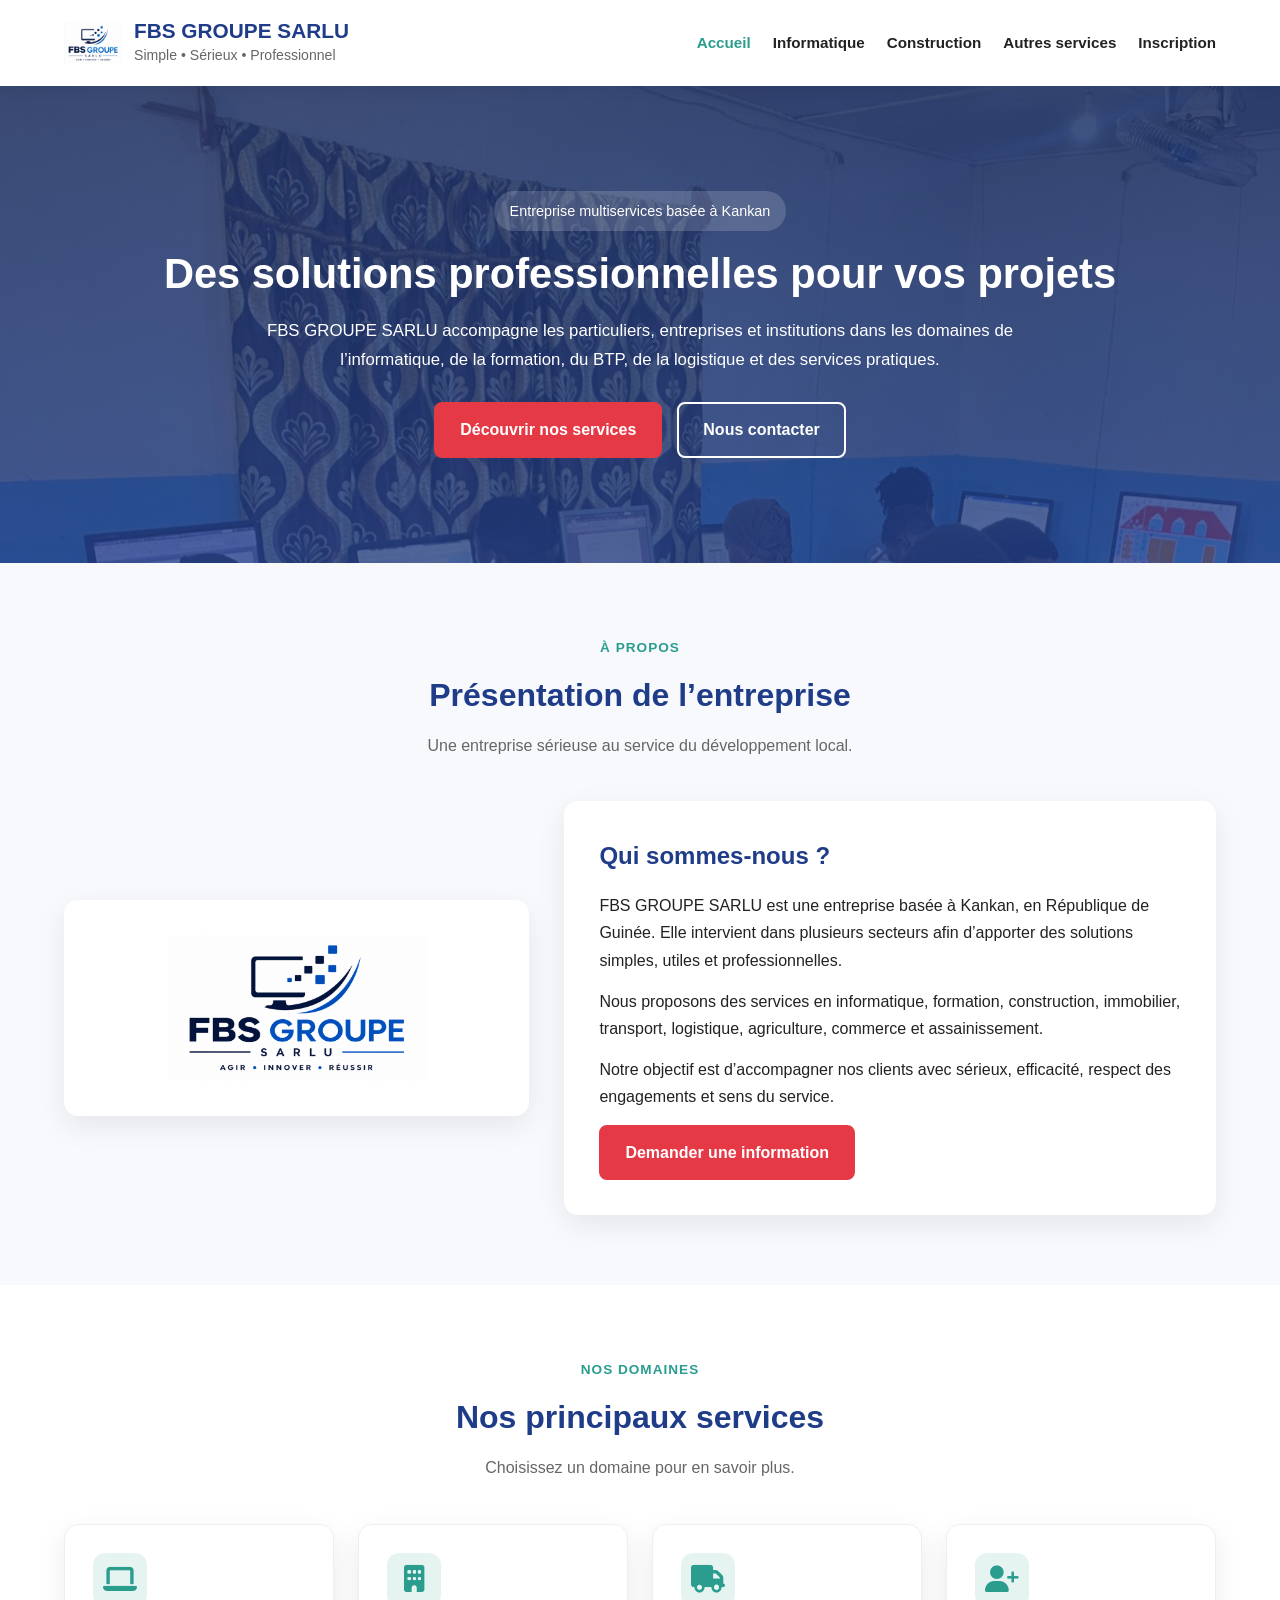
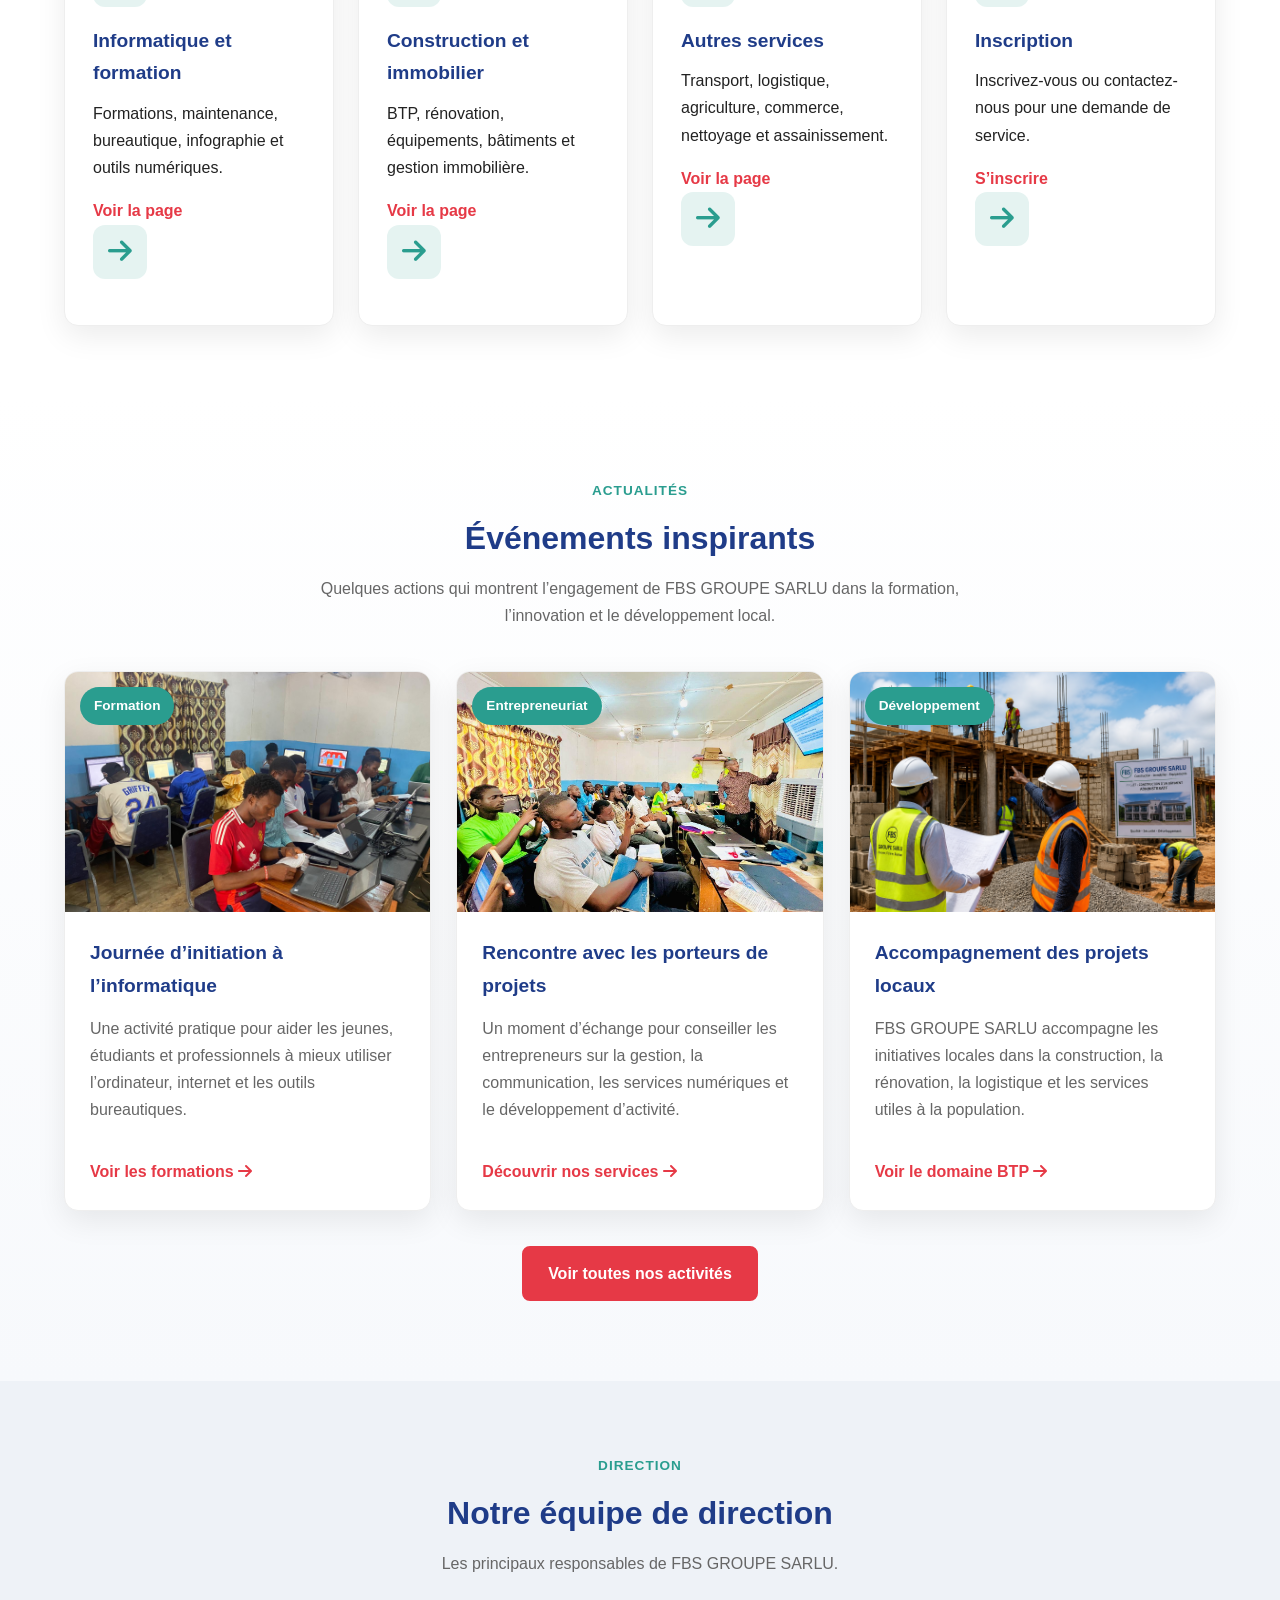
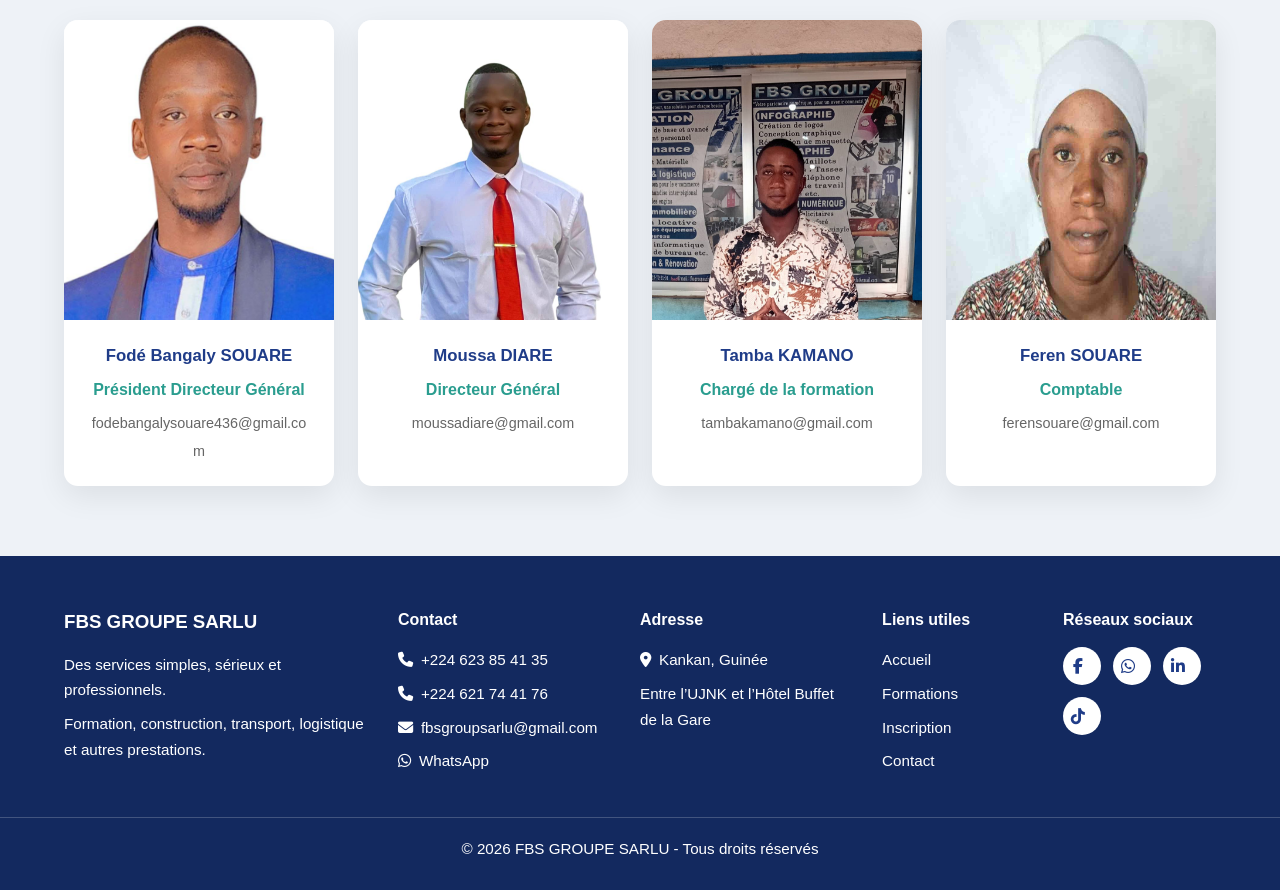
<file: index.html>
<!DOCTYPE html>
<html lang="fr">
<head>
  <meta charset="UTF-8">
  <meta name="viewport" content="width=device-width, initial-scale=1.0">
  <title>FBS GROUPE SARLU - Accueil</title>
  <meta name="description" content="FBS GROUPE SARLU, entreprise polyvalente basée à Kankan en Guinée : informatique, formation, construction, transport, logistique, agriculture et services.">

  <link rel="stylesheet" href="style.css">
  <link rel="stylesheet" href="https://cdnjs.cloudflare.com/ajax/libs/font-awesome/6.4.0/css/all.min.css">
</head>

<body>

  <header class="entete">
    <div class="conteneur contenu-entete">

      <a href="index.html" class="logo">
        <img src="IMAGES/Logo.png" alt="Logo FBS GROUPE SARLU">
        <div class="texte-logo">
          <h1>FBS GROUPE SARLU</h1>
          <p>Simple • Sérieux • Professionnel</p>
        </div>
      </a>

      <button class="bouton-menu" id="boutonMenu" aria-label="Ouvrir le menu">
        <i class="fas fa-bars"></i>
      </button>

      <nav class="navigation">
        <ul id="menu">
          <li><a class="actif" href="index.html">Accueil</a></li>
          <li><a href="informatique.html">Informatique</a></li>
          <li><a href="construction.html">Construction</a></li>
          <li><a href="services.html">Autres services</a></li>
          <li><a href="inscription.html">Inscription</a></li>
        </ul>
      </nav>

    </div>
  </header>

  <main>

    <section class="banniere accueil">
      <div class="conteneur">
        <span class="badge">Entreprise multiservices basée à Kankan</span>
        <h2>Des solutions professionnelles pour vos projets</h2>
        <p>
          FBS GROUPE SARLU accompagne les particuliers, entreprises et institutions
          dans les domaines de l’informatique, de la formation, du BTP, de la logistique
          et des services pratiques.
        </p>
        <div class="actions">
          <a href="#domaines" class="bouton">Découvrir nos services</a>
          <a href="inscription.html" class="bouton bouton-secondaire">Nous contacter</a>
        </div>
      </div>
    </section>

    <section class="presentation-entreprise">
      <div class="conteneur">

        <div class="titre-section">
          <span>À propos</span>
          <h2>Présentation de l’entreprise</h2>
          <p>Une entreprise sérieuse au service du développement local.</p>
        </div>

        <div class="presentation-bloc">
          <div class="presentation-logo">
            <img src="IMAGES/Logo2.png" alt="Logo FBS GROUPE SARLU">
          </div>

          <div class="presentation-texte">
            <h3>Qui sommes-nous ?</h3>
            <p>
              FBS GROUPE SARLU est une entreprise basée à Kankan, en République de Guinée.
              Elle intervient dans plusieurs secteurs afin d’apporter des solutions simples,
              utiles et professionnelles.
            </p>
            <p>
              Nous proposons des services en informatique, formation, construction,
              immobilier, transport, logistique, agriculture, commerce et assainissement.
            </p>
            <p>
              Notre objectif est d’accompagner nos clients avec sérieux, efficacité,
              respect des engagements et sens du service.
            </p>

            <a href="inscription.html" class="bouton">Demander une information</a>
          </div>
        </div>

      </div>
    </section>

    <section id="domaines" class="section-claire">
      <div class="conteneur">
        <div class="titre-section">
          <span>Nos domaines</span>
          <h2>Nos principaux services</h2>
          <p>Choisissez un domaine pour en savoir plus.</p>
        </div>

        <div class="grille-4">

          <article class="carte">
            <i class="fas fa-laptop"></i>
            <h3>Informatique et formation</h3>
            <p>Formations, maintenance, bureautique, infographie et outils numériques.</p>
            <a href="informatique.html" class="lien-carte">Voir la page <i class="fas fa-arrow-right"></i></a>
          </article>

          <article class="carte">
            <i class="fas fa-building"></i>
            <h3>Construction et immobilier</h3>
            <p>BTP, rénovation, équipements, bâtiments et gestion immobilière.</p>
            <a href="construction.html" class="lien-carte">Voir la page <i class="fas fa-arrow-right"></i></a>
          </article>

          <article class="carte">
            <i class="fas fa-truck"></i>
            <h3>Autres services</h3>
            <p>Transport, logistique, agriculture, commerce, nettoyage et assainissement.</p>
            <a href="services.html" class="lien-carte">Voir la page <i class="fas fa-arrow-right"></i></a>
          </article>

          <article class="carte">
            <i class="fas fa-user-plus"></i>
            <h3>Inscription</h3>
            <p>Inscrivez-vous ou contactez-nous pour une demande de service.</p>
            <a href="inscription.html" class="lien-carte">S’inscrire <i class="fas fa-arrow-right"></i></a>
          </article>

        </div>
      </div>
    </section>

<!-- ================= ACTUALITÉS ET ÉVÉNEMENTS ================= -->
<section class="evenements">
  <div class="conteneur">

    <div class="titre-section">
      <span>Actualités</span>
      <h2>Événements inspirants</h2>
      <p>
        Quelques actions qui montrent l’engagement de FBS GROUPE SARLU
        dans la formation, l’innovation et le développement local.
      </p>
    </div>

    <div class="grille-evenements">

      <article class="evenement">
        <div class="image-evenement">
          <img src="IMAGES/evenement_formation.png" alt="Formation informatique">
          <span class="etiquette-evenement">Formation</span>
        </div>

        <div class="contenu-evenement">
          <h3>Journée d’initiation à l’informatique</h3>
          <p>
            Une activité pratique pour aider les jeunes, étudiants et professionnels
            à mieux utiliser l’ordinateur, internet et les outils bureautiques.
          </p>

          <a href="informatique.html" class="lien-carte">
            Voir les formations <i class="fas fa-arrow-right"></i>
          </a>
        </div>
      </article>

      <article class="evenement">
        <div class="image-evenement">
          <img src="IMAGES/evenement_entreprise.png" alt="Rencontre professionnelle">
          <span class="etiquette-evenement">Entrepreneuriat</span>
        </div>

        <div class="contenu-evenement">
          <h3>Rencontre avec les porteurs de projets</h3>
          <p>
            Un moment d’échange pour conseiller les entrepreneurs sur la gestion,
            la communication, les services numériques et le développement d’activité.
          </p>

          <a href="services.html" class="lien-carte">
            Découvrir nos services <i class="fas fa-arrow-right"></i>
          </a>
        </div>
      </article>

      <article class="evenement">
        <div class="image-evenement">
          <img src="IMAGES/evenement_construction.png" alt="Projet de construction">
          <span class="etiquette-evenement">Développement</span>
        </div>

        <div class="contenu-evenement">
          <h3>Accompagnement des projets locaux</h3>
          <p>
            FBS GROUPE SARLU accompagne les initiatives locales dans la construction,
            la rénovation, la logistique et les services utiles à la population.
          </p>

          <a href="construction.html" class="lien-carte">
            Voir le domaine BTP <i class="fas fa-arrow-right"></i>
          </a>
        </div>
      </article>

    </div>

    <div class="bouton-centre">
      <a href="services.html" class="bouton">Voir toutes nos activités</a>
    </div>

  </div>
</section>

    <section class="equipe">
      <div class="conteneur">
        <div class="titre-section">
          <span>Direction</span>
          <h2>Notre équipe de direction</h2>
          <p>Les principaux responsables de FBS GROUPE SARLU.</p>
        </div>

        <div class="grille-equipe">

          <article class="membre">
            <img src="IMAGES/photo_souare.jpg" alt="Photo de Fodé Bangaly SOUARE">
            <div class="infos-membre">
              <h3>Fodé Bangaly SOUARE</h3>
              <p class="poste">Président Directeur Général</p>
              <a href="mailto:fodebangalysouare436@gmail.com">fodebangalysouare436@gmail.com</a>
            </div>
          </article>

          <article class="membre">
            <img src="IMAGES/DIARE.jpeg" alt="Photo de Moussa DIARE">
            <div class="infos-membre">
              <h3>Moussa DIARE</h3>
              <p class="poste">Directeur Général</p>
              <a href="mailto:moussadiare@gmail.com">moussadiare@gmail.com</a>
            </div>
          </article>

          <article class="membre">
            <img src="IMAGES/KAMANO.jpeg" alt="Photo de Tamba KAMANO">
            <div class="infos-membre">
              <h3>Tamba KAMANO</h3>
              <p class="poste">Chargé de la formation</p>
              <a href="mailto:tambakamano@gmail.com">tambakamano@gmail.com</a>
            </div>
          </article>

          <article class="membre">
            <img src="IMAGES/Feren.jpg" alt="Photo de Feren SOUARE">
            <div class="infos-membre">
              <h3>Feren SOUARE</h3>
              <p class="poste">Comptable</p>
              <a href="mailto:ferensouare@gmail.com">ferensouare@gmail.com</a>
            </div>
          </article>

        </div>
      </div>
    </section>

  </main>

  <footer class="footer">
    <div class="conteneur footer-contenu">

      <div class="footer-bloc">
        <h3>FBS GROUPE SARLU</h3>
        <p>Des services simples, sérieux et professionnels.</p>
        <p>Formation, construction, transport, logistique et autres prestations.</p>
      </div>

      <div class="footer-bloc">
        <h4>Contact</h4>
        <p><i class="fas fa-phone"></i><a href="tel:+224623854135">+224 623 85 41 35</a></p>
        <p><i class="fas fa-phone"></i><a href="tel:+224621744176">+224 621 74 41 76</a></p>
        <p><i class="fas fa-envelope"></i><a href="mailto:fbsgroupsarlu@gmail.com">fbsgroupsarlu@gmail.com</a></p>
        <p><i class="fab fa-whatsapp"></i><a href="https://wa.me/224623854135" target="_blank">WhatsApp</a></p>
      </div>

      <div class="footer-bloc">
        <h4>Adresse</h4>
        <p><i class="fas fa-map-marker-alt"></i>Kankan, Guinée</p>
        <p>Entre l’UJNK et l’Hôtel Buffet de la Gare</p>
      </div>

      <div class="footer-bloc">
        <h4>Liens utiles</h4>
        <p><a href="index.html">Accueil</a></p>
        <p><a href="informatique.html">Formations</a></p>
        <p><a href="inscription.html">Inscription</a></p>
        <p><a href="services.html#contact">Contact</a></p>
      </div>

      <div class="footer-bloc">
        <h4>Réseaux sociaux</h4>
        <div class="reseaux">
          <a href="https://www.facebook.com/share/1CaRw7N6yn/?mibextid=wwXIfr" target="_blank" aria-label="Facebook"><i class="fab fa-facebook-f"></i></a>
          <a href="https://wa.me/224623854135" target="_blank" aria-label="WhatsApp"><i class="fab fa-whatsapp"></i></a>
          <a href="#" aria-label="LinkedIn"><i class="fab fa-linkedin-in"></i></a>
          <a href="#" aria-label="TikTok"><i class="fab fa-tiktok"></i></a>
        </div>
      </div>

    </div>

    <div class="footer-bas">
      <p>&copy; 2026 FBS GROUPE SARLU - Tous droits réservés</p>
    </div>
  </footer>

  <script src="script.js"></script>
</body>
</html>
</file>
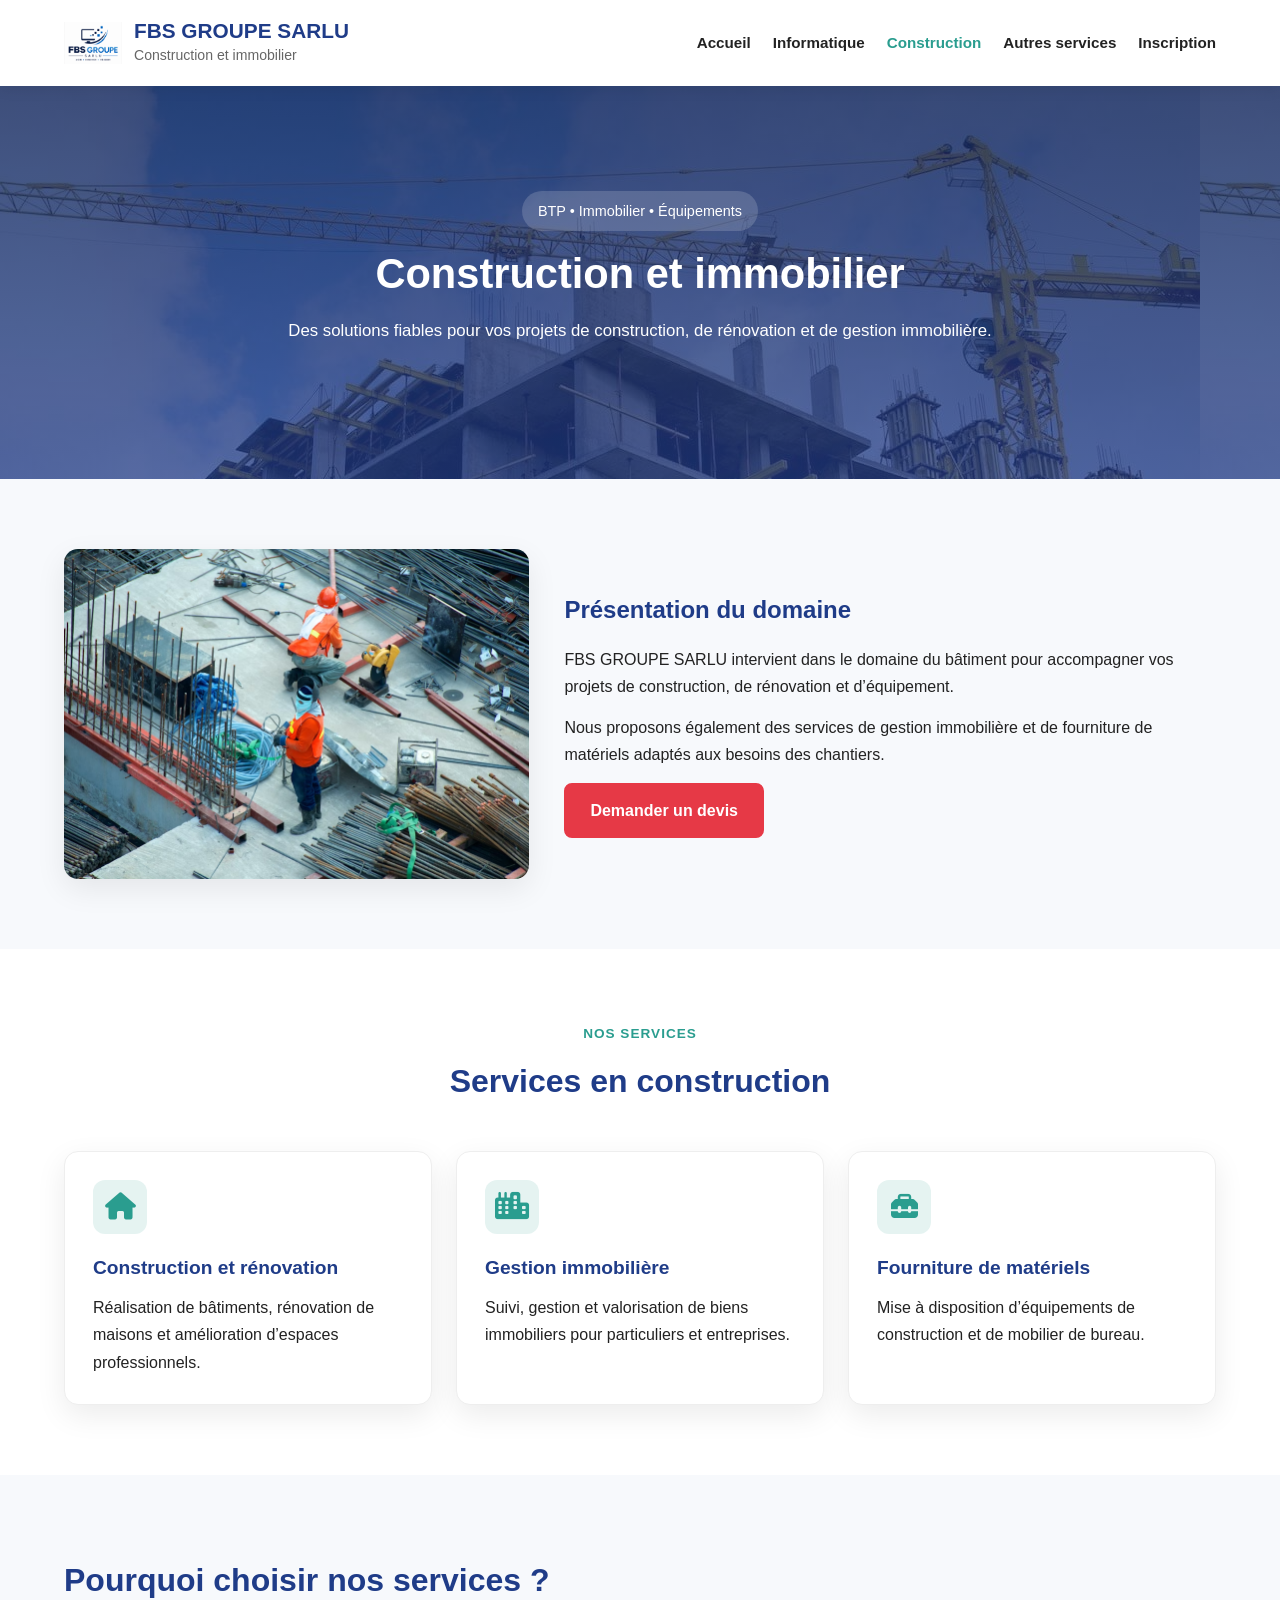
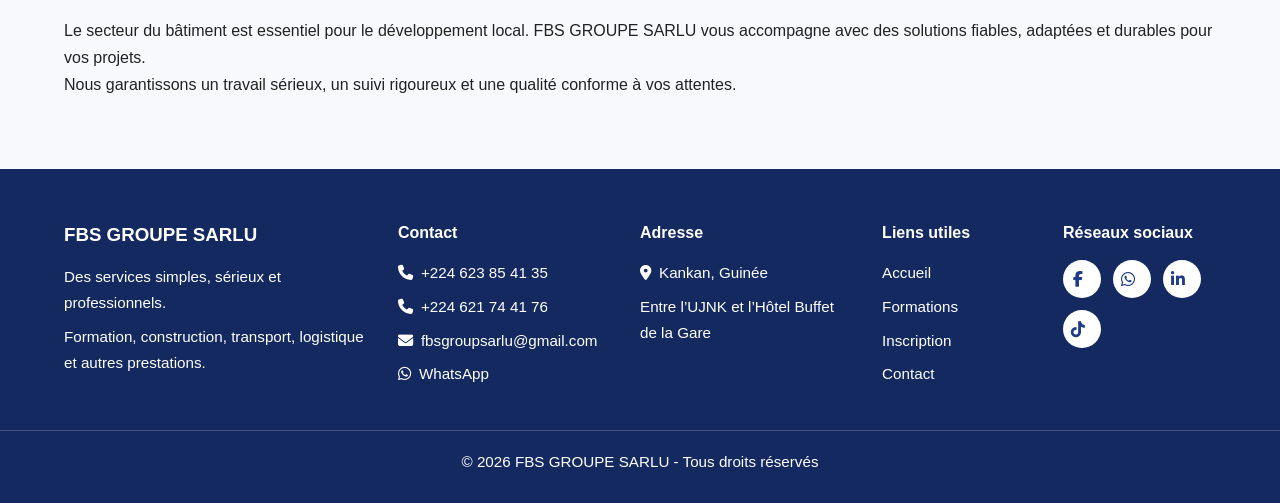
<file: construction.html>
<!DOCTYPE html>
<html lang="fr">
<head>
  <meta charset="UTF-8">
  <meta name="viewport" content="width=device-width, initial-scale=1.0">

  <title>FBS GROUPE SARLU - Construction et immobilier</title>
  <meta name="description" content="FBS GROUPE SARLU propose des services de construction, rénovation, gestion immobilière et fourniture de matériels à Kankan en Guinée.">

  <link rel="stylesheet" href="style.css">
  <link rel="stylesheet" href="https://cdnjs.cloudflare.com/ajax/libs/font-awesome/6.4.0/css/all.min.css">
</head>

<body>

<header class="entete">
  <div class="conteneur contenu-entete">

    <a href="index.html" class="logo">
      <img src="IMAGES/Logo.png" alt="Logo FBS GROUPE SARLU">
      <div class="texte-logo">
        <h1>FBS GROUPE SARLU</h1>
        <p>Construction et immobilier</p>
      </div>
    </a>

    <button class="bouton-menu" id="boutonMenu">
      <i class="fas fa-bars"></i>
    </button>

    <nav class="navigation">
      <ul id="menu">
        <li><a href="index.html">Accueil</a></li>
        <li><a href="informatique.html">Informatique</a></li>
        <li><a class="actif" href="construction.html">Construction</a></li>
        <li><a href="services.html">Autres services</a></li>
        <li><a href="inscription.html">Inscription</a></li>
      </ul>
    </nav>

  </div>
</header>

<main>

  <!-- BANNIÈRE -->
  <section class="banniere-page construction">
    <div class="conteneur">
      <span class="badge">BTP • Immobilier • Équipements</span>
      <h2>Construction et immobilier</h2>
      <p>
        Des solutions fiables pour vos projets de construction, de rénovation
        et de gestion immobilière.
      </p>
    </div>
  </section>

  <!-- PRÉSENTATION -->
  <section>
    <div class="conteneur">

      <div class="image-texte">

        <img src="IMAGES/photo_construction.jpg" alt="Chantier de construction">

        <div>
          <h3>Présentation du domaine</h3>

          <p>
            FBS GROUPE SARLU intervient dans le domaine du bâtiment pour
            accompagner vos projets de construction, de rénovation et d’équipement.
          </p>

          <p>
            Nous proposons également des services de gestion immobilière et de
            fourniture de matériels adaptés aux besoins des chantiers.
          </p>

          <a href="inscription.html" class="bouton">
            Demander un devis
          </a>

        </div>

      </div>

    </div>
  </section>

  <!-- SERVICES -->
  <section class="section-claire">
    <div class="conteneur">

      <div class="titre-section">
        <span>Nos services</span>
        <h2>Services en construction</h2>
      </div>

      <div class="grille-3">

        <article class="carte">
          <i class="fas fa-house"></i>
          <h3>Construction et rénovation</h3>
          <p>
            Réalisation de bâtiments, rénovation de maisons et amélioration
            d’espaces professionnels.
          </p>
        </article>

        <article class="carte">
          <i class="fas fa-city"></i>
          <h3>Gestion immobilière</h3>
          <p>
            Suivi, gestion et valorisation de biens immobiliers
            pour particuliers et entreprises.
          </p>
        </article>

        <article class="carte">
          <i class="fas fa-toolbox"></i>
          <h3>Fourniture de matériels</h3>
          <p>
            Mise à disposition d’équipements de construction
            et de mobilier de bureau.
          </p>
        </article>

      </div>

    </div>
  </section>

  <!-- UTILITÉ -->
  <section>
    <div class="conteneur">

      <h2 class="titre-simple">Pourquoi choisir nos services ?</h2>

      <p>
        Le secteur du bâtiment est essentiel pour le développement local.
        FBS GROUPE SARLU vous accompagne avec des solutions fiables,
        adaptées et durables pour vos projets.
      </p>

      <p>
        Nous garantissons un travail sérieux, un suivi rigoureux et
        une qualité conforme à vos attentes.
      </p>

    </div>
  </section>

</main>

<!-- FOOTER -->
  <footer class="footer">
    <div class="conteneur footer-contenu">

      <div class="footer-bloc">
        <h3>FBS GROUPE SARLU</h3>
        <p>Des services simples, sérieux et professionnels.</p>
        <p>Formation, construction, transport, logistique et autres prestations.</p>
      </div>

      <div class="footer-bloc">
        <h4>Contact</h4>
        <p><i class="fas fa-phone"></i><a href="tel:+224623854135">+224 623 85 41 35</a></p>
        <p><i class="fas fa-phone"></i><a href="tel:+224621744176">+224 621 74 41 76</a></p>
        <p><i class="fas fa-envelope"></i><a href="mailto:fbsgroupsarlu@gmail.com">fbsgroupsarlu@gmail.com</a></p>
        <p><i class="fab fa-whatsapp"></i><a href="https://wa.me/224623854135" target="_blank">WhatsApp</a></p>
      </div>

      <div class="footer-bloc">
        <h4>Adresse</h4>
        <p><i class="fas fa-map-marker-alt"></i>Kankan, Guinée</p>
        <p>Entre l’UJNK et l’Hôtel Buffet de la Gare</p>
      </div>

      <div class="footer-bloc">
        <h4>Liens utiles</h4>
        <p><a href="index.html">Accueil</a></p>
        <p><a href="informatique.html">Formations</a></p>
        <p><a href="inscription.html">Inscription</a></p>
        <p><a href="services.html#contact">Contact</a></p>
      </div>

      <div class="footer-bloc">
        <h4>Réseaux sociaux</h4>
        <div class="reseaux">
          <a href="https://www.facebook.com/share/1CaRw7N6yn/?mibextid=wwXIfr" target="_blank" aria-label="Facebook"><i class="fab fa-facebook-f"></i></a>
          <a href="https://wa.me/224623854135" target="_blank" aria-label="WhatsApp"><i class="fab fa-whatsapp"></i></a>
          <a href="#" aria-label="LinkedIn"><i class="fab fa-linkedin-in"></i></a>
          <a href="#" aria-label="TikTok"><i class="fab fa-tiktok"></i></a>
        </div>
      </div>

    </div>

    <div class="footer-bas">
      <p>&copy; 2026 FBS GROUPE SARLU - Tous droits réservés</p>
    </div>
  </footer>

<script src="script.js"></script>

</body>
</html>
</file>
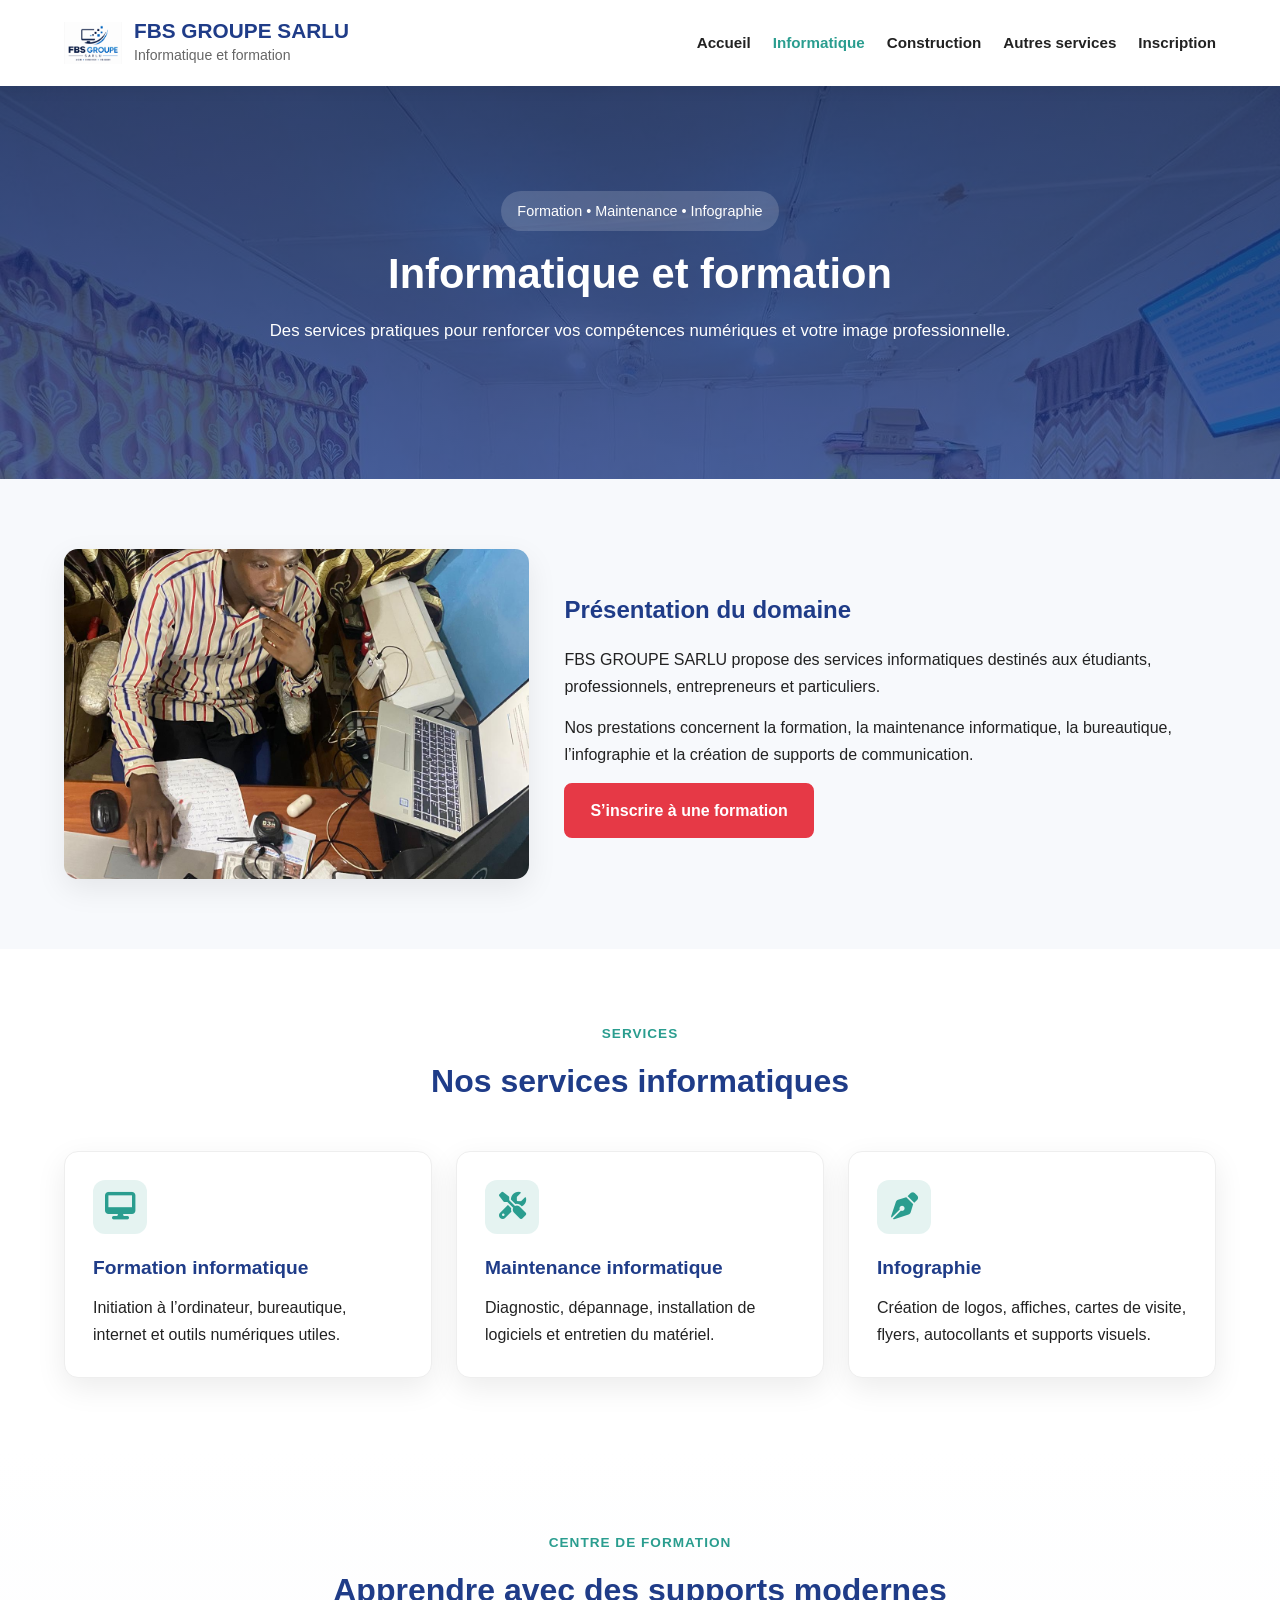
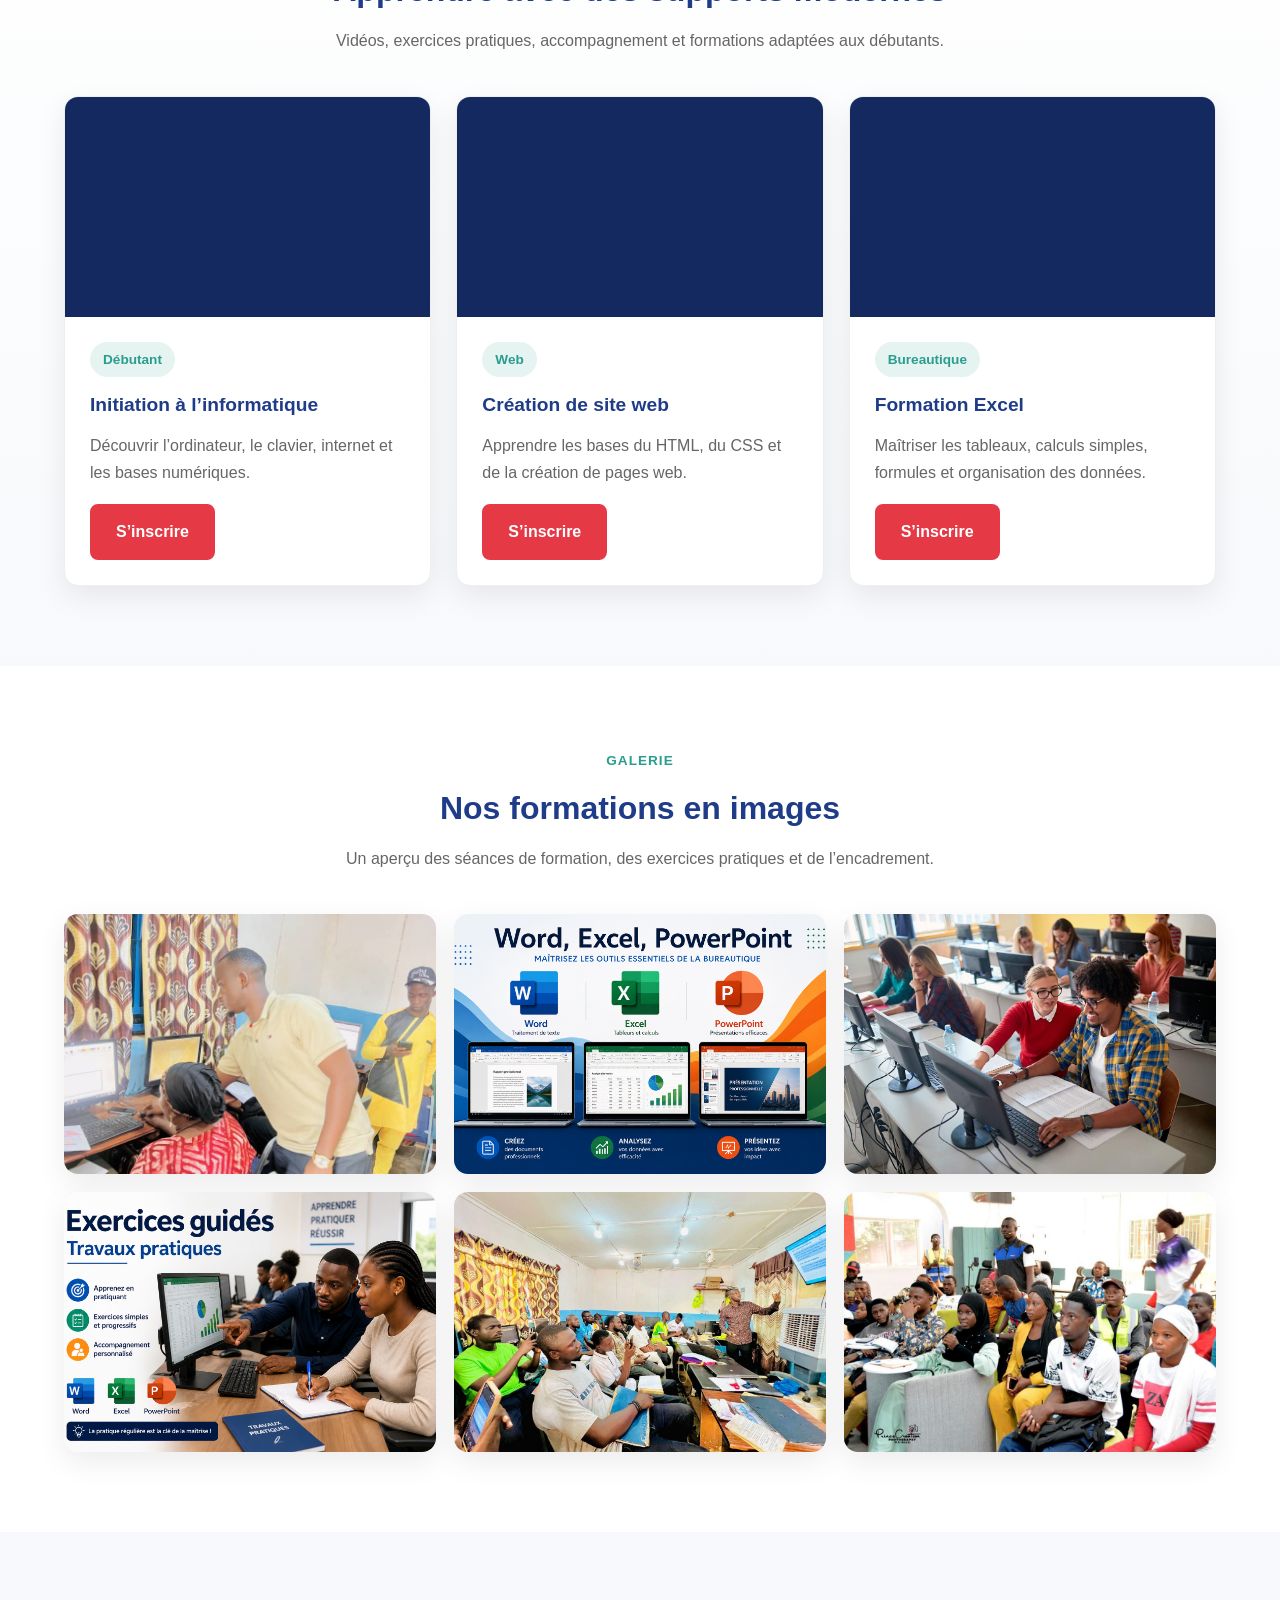
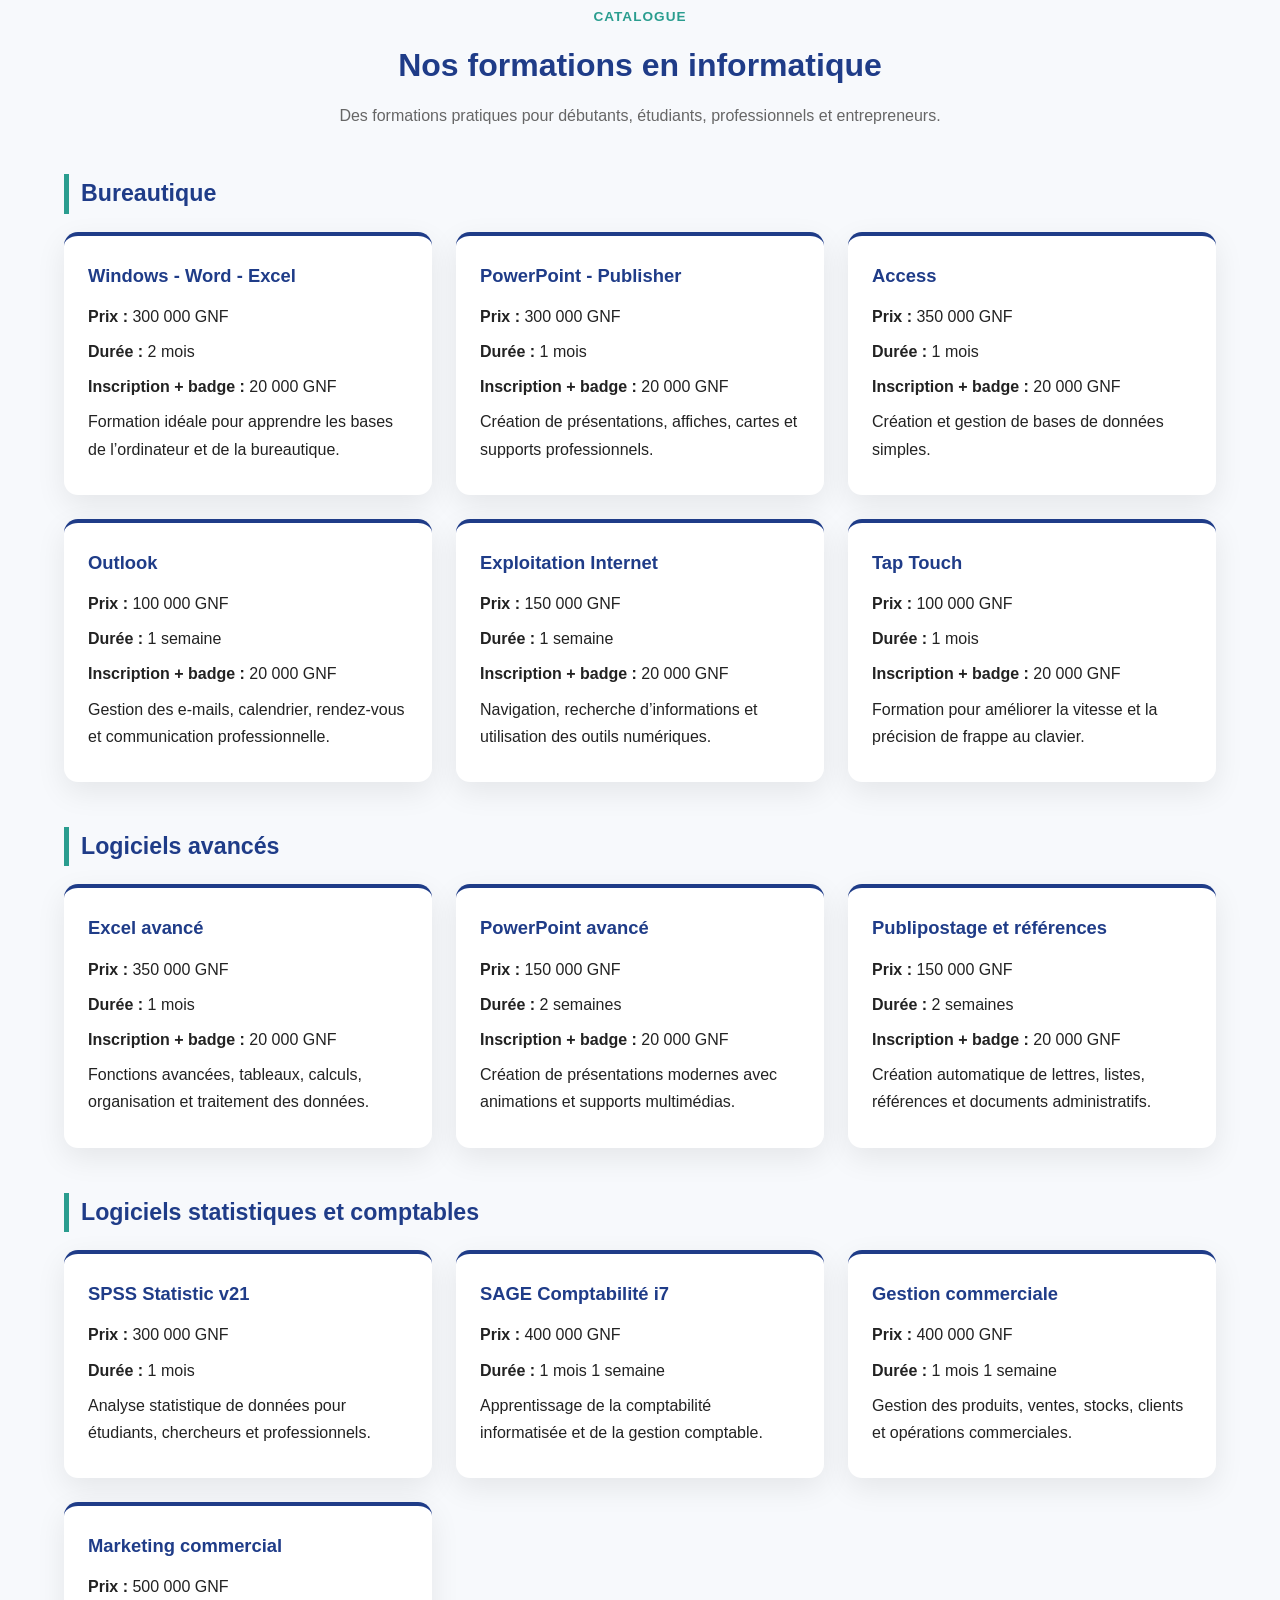
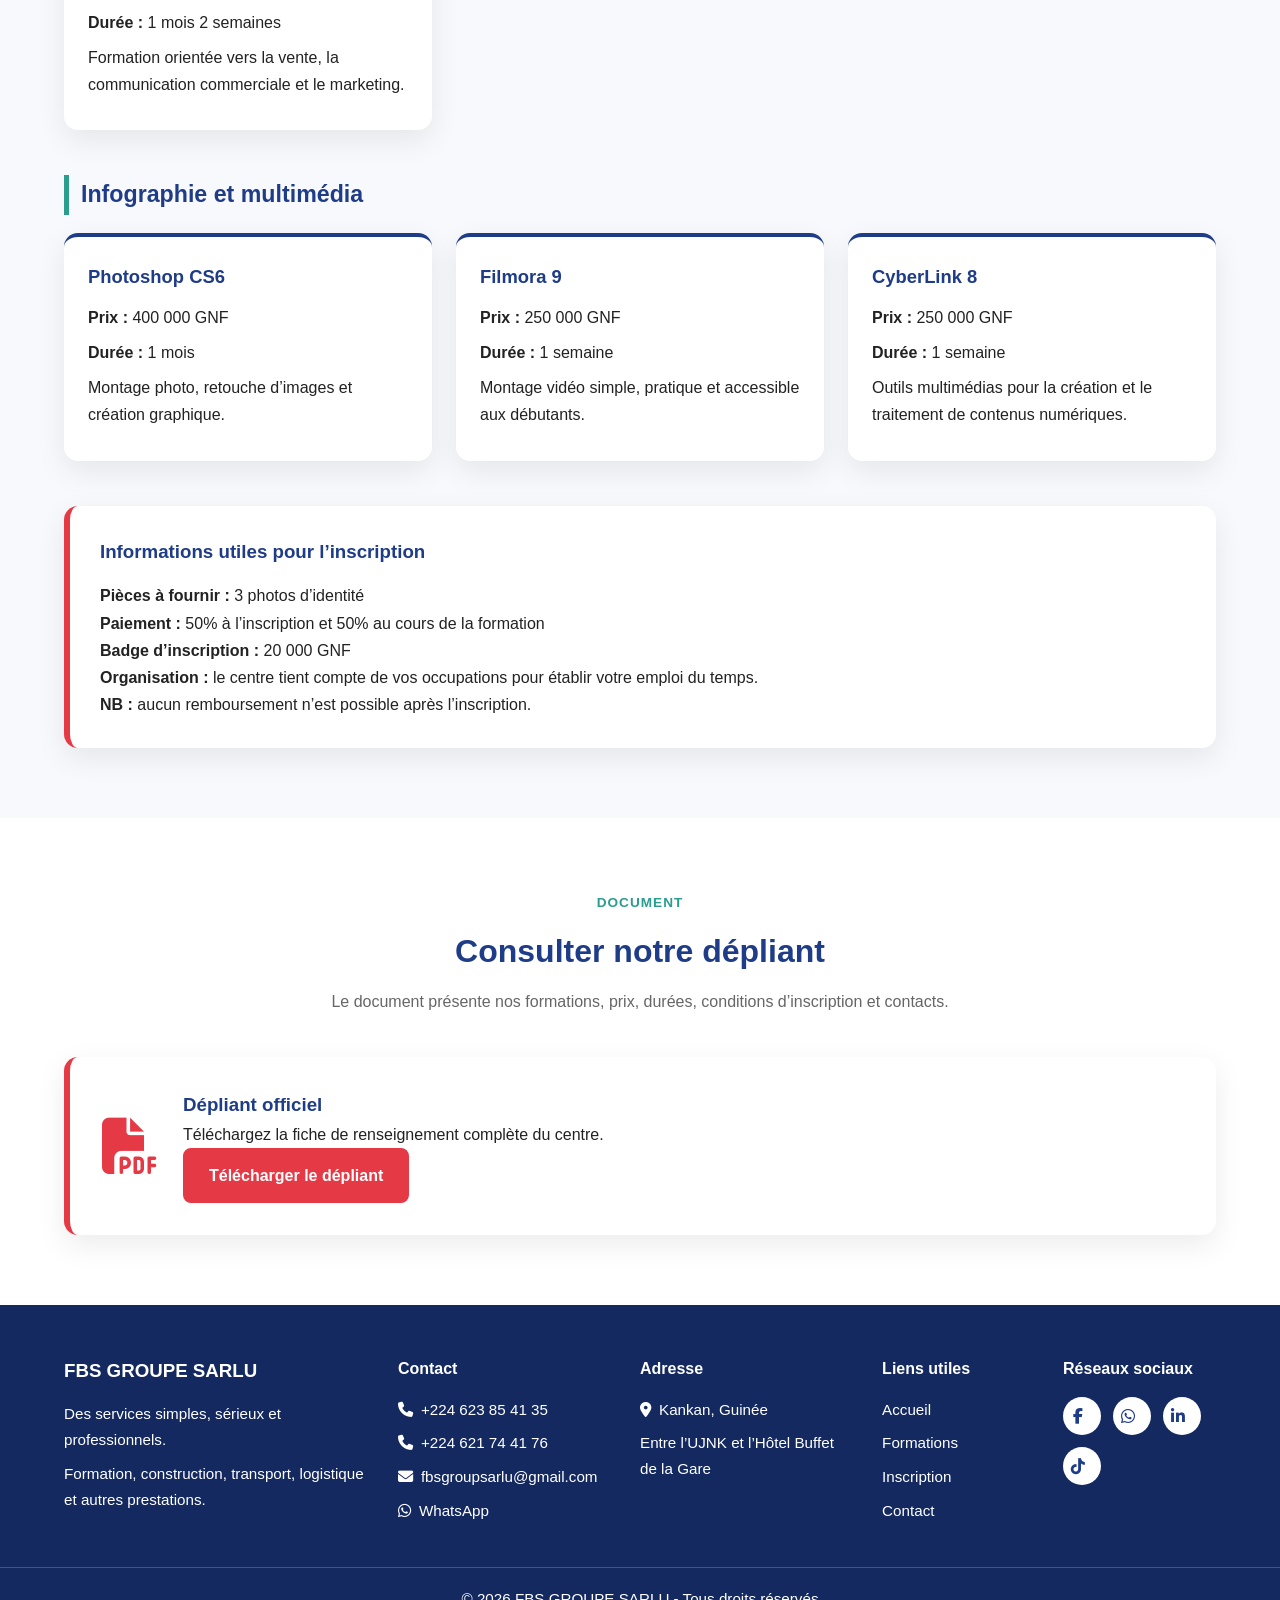
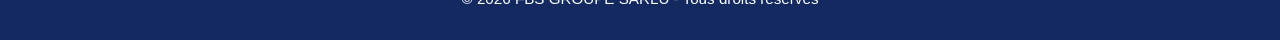
<file: informatique.html>
<!DOCTYPE html>
<html lang="fr">
<head>
  <meta charset="UTF-8">
  <meta name="viewport" content="width=device-width, initial-scale=1.0">
  <title>FBS GROUPE SARLU - Informatique et formation</title>
  <meta name="description" content="Formations informatiques, bureautique, maintenance, infographie, logiciels avancés et multimédia avec FBS GROUPE SARLU à Kankan.">

  <link rel="stylesheet" href="style.css">
  <link rel="stylesheet" href="https://cdnjs.cloudflare.com/ajax/libs/font-awesome/6.4.0/css/all.min.css">
</head>

<body>

  <header class="entete">
    <div class="conteneur contenu-entete">

      <a href="index.html" class="logo">
        <img src="IMAGES/Logo.png" alt="Logo FBS GROUPE SARLU">
        <div class="texte-logo">
          <h1>FBS GROUPE SARLU</h1>
          <p>Informatique et formation</p>
        </div>
      </a>

      <button class="bouton-menu" id="boutonMenu" aria-label="Ouvrir le menu">
        <i class="fas fa-bars"></i>
      </button>

      <nav class="navigation">
        <ul id="menu">
          <li><a href="index.html">Accueil</a></li>
          <li><a class="actif" href="informatique.html">Informatique</a></li>
          <li><a href="construction.html">Construction</a></li>
          <li><a href="services.html">Autres services</a></li>
          <li><a href="inscription.html">Inscription</a></li>
        </ul>
      </nav>

    </div>
  </header>

  <main>

    <section class="banniere-page informatique">
      <div class="conteneur">
        <span class="badge">Formation • Maintenance • Infographie</span>
        <h2>Informatique et formation</h2>
        <p>Des services pratiques pour renforcer vos compétences numériques et votre image professionnelle.</p>
      </div>
    </section>

    <section>
      <div class="conteneur">
        <div class="image-texte">
          <img src="IMAGES/FBS2.jpeg" alt="Illustration informatique">
          <div>
            <h3>Présentation du domaine</h3>
            <p>
              FBS GROUPE SARLU propose des services informatiques destinés aux étudiants,
              professionnels, entrepreneurs et particuliers.
            </p>
            <p>
              Nos prestations concernent la formation, la maintenance informatique,
              la bureautique, l’infographie et la création de supports de communication.
            </p>
            <a href="inscription.html" class="bouton">S’inscrire à une formation</a>
          </div>
        </div>
      </div>
    </section>

    <section class="section-claire">
      <div class="conteneur">
        <div class="titre-section">
          <span>Services</span>
          <h2>Nos services informatiques</h2>
        </div>

        <div class="grille-3">

          <article class="carte">
            <i class="fas fa-desktop"></i>
            <h3>Formation informatique</h3>
            <p>Initiation à l’ordinateur, bureautique, internet et outils numériques utiles.</p>
          </article>

          <article class="carte">
            <i class="fas fa-screwdriver-wrench"></i>
            <h3>Maintenance informatique</h3>
            <p>Diagnostic, dépannage, installation de logiciels et entretien du matériel.</p>
          </article>

          <article class="carte">
            <i class="fas fa-pen-nib"></i>
            <h3>Infographie</h3>
            <p>Création de logos, affiches, cartes de visite, flyers, autocollants et supports visuels.</p>
          </article>

        </div>
      </div>
    </section>
    
    <!-- ================= CENTRE DE FORMATION PRO ================= -->
<section class="centre-formation-pro">
  <div class="conteneur">

    <div class="titre-section">
      <span>Centre de formation</span>
      <h2>Apprendre avec des supports modernes</h2>
      <p>
        Vidéos, exercices pratiques, accompagnement et formations adaptées aux débutants.
      </p>
    </div>

    <div class="grille-videos-pro">

      <article class="video-pro">
        <div class="cadre-video">
          <iframe 
            src="https://www.youtube.com/embed/GJyvdDf45zA"
            title="Initiation à l'intelligence artificielle"
            allowfullscreen>
          </iframe>
        </div>

        <div class="contenu-video-pro">
          <span>Débutant</span>
          <h3>Initiation à l’informatique</h3>
          <p>Découvrir l’ordinateur, le clavier, internet et les bases numériques.</p>
          <a href="inscription.html" class="bouton">S’inscrire</a>
        </div>
      </article>

      <article class="video-pro">
        <div class="cadre-video">
          <iframe 
            src="https://www.youtube.com/embed/GJyvdDf45zA"
            title="Création de site web"
            allowfullscreen>
          </iframe>
        </div>

        <div class="contenu-video-pro">
          <span>Web</span>
          <h3>Création de site web</h3>
          <p>Apprendre les bases du HTML, du CSS et de la création de pages web.</p>
          <a href="inscription.html" class="bouton">S’inscrire</a>
        </div>
      </article>

      <article class="video-pro">
        <div class="cadre-video">
          <iframe 
            src="https://www.youtube.com/embed/r-uOLxNrNk8"
            title="Formation Excel"
            allowfullscreen>
          </iframe>
        </div>

        <div class="contenu-video-pro">
          <span>Bureautique</span>
          <h3>Formation Excel</h3>
          <p>Maîtriser les tableaux, calculs simples, formules et organisation des données.</p>
          <a href="inscription.html" class="bouton">S’inscrire</a>
        </div>
      </article>

    </div>

  </div>
</section>

<!-- ================= GALERIE PROFESSIONNELLE ================= -->
<section class="galerie-pro">
  <div class="conteneur">

    <div class="titre-section">
      <span>Galerie</span>
      <h2>Nos formations en images</h2>
      <p>
        Un aperçu des séances de formation, des exercices pratiques et de l’encadrement.
      </p>
    </div>

    <div class="grille-galerie-pro">

      <article class="photo-pro">
        <img src="IMAGES/formation1.jpg" alt="Formation informatique">
        <div class="overlay-photo">
          <h3>Formation pratique</h3>
          <p>Apprentissage pas à pas</p>
        </div>
      </article>

      <article class="photo-pro">
        <img src="IMAGES/formation2.jpg" alt="Cours bureautique">
        <div class="overlay-photo">
          <h3>Bureautique</h3>
          <p>Word, Excel, PowerPoint</p>
        </div>
      </article>

      <article class="photo-pro">
        <img src="IMAGES/formation3.jpg" alt="Salle informatique">
        <div class="overlay-photo">
          <h3>Salle équipée</h3>
          <p>Environnement adapté</p>
        </div>
      </article>

      <article class="photo-pro">
        <img src="IMAGES/formation4.jpg" alt="Formation Excel">
        <div class="overlay-photo">
          <h3>Exercices guidés</h3>
          <p>Travaux pratiques</p>
        </div>
      </article>

      <article class="photo-pro">
        <img src="IMAGES/formation5.jpg" alt="Apprentissage informatique">
        <div class="overlay-photo">
          <h3>Suivi personnalisé</h3>
          <p>Accompagnement sérieux</p>
        </div>
      </article>

      <article class="photo-pro">
        <img src="IMAGES/formation6.jpg" alt="Formation en groupe">
        <div class="overlay-photo">
          <h3>Formation en groupe</h3>
          <p>Partage et progression</p>
        </div>
      </article>

    </div>

  </div>
</section>

    <section class="formations-info">
      <div class="conteneur">
        <div class="titre-section">
          <span>Catalogue</span>
          <h2>Nos formations en informatique</h2>
          <p>Des formations pratiques pour débutants, étudiants, professionnels et entrepreneurs.</p>
        </div>

        <h3 class="titre-categorie">Bureautique</h3>
        <div class="grille-formations">

          <article class="formation">
            <h4>Windows - Word - Excel</h4>
            <p><strong>Prix :</strong> 300 000 GNF</p>
            <p><strong>Durée :</strong> 2 mois</p>
            <p><strong>Inscription + badge :</strong> 20 000 GNF</p>
            <p>Formation idéale pour apprendre les bases de l’ordinateur et de la bureautique.</p>
          </article>

          <article class="formation">
            <h4>PowerPoint - Publisher</h4>
            <p><strong>Prix :</strong> 300 000 GNF</p>
            <p><strong>Durée :</strong> 1 mois</p>
            <p><strong>Inscription + badge :</strong> 20 000 GNF</p>
            <p>Création de présentations, affiches, cartes et supports professionnels.</p>
          </article>

          <article class="formation">
            <h4>Access</h4>
            <p><strong>Prix :</strong> 350 000 GNF</p>
            <p><strong>Durée :</strong> 1 mois</p>
            <p><strong>Inscription + badge :</strong> 20 000 GNF</p>
            <p>Création et gestion de bases de données simples.</p>
          </article>

          <article class="formation">
            <h4>Outlook</h4>
            <p><strong>Prix :</strong> 100 000 GNF</p>
            <p><strong>Durée :</strong> 1 semaine</p>
            <p><strong>Inscription + badge :</strong> 20 000 GNF</p>
            <p>Gestion des e-mails, calendrier, rendez-vous et communication professionnelle.</p>
          </article>

          <article class="formation">
            <h4>Exploitation Internet</h4>
            <p><strong>Prix :</strong> 150 000 GNF</p>
            <p><strong>Durée :</strong> 1 semaine</p>
            <p><strong>Inscription + badge :</strong> 20 000 GNF</p>
            <p>Navigation, recherche d’informations et utilisation des outils numériques.</p>
          </article>

          <article class="formation">
            <h4>Tap Touch</h4>
            <p><strong>Prix :</strong> 100 000 GNF</p>
            <p><strong>Durée :</strong> 1 mois</p>
            <p><strong>Inscription + badge :</strong> 20 000 GNF</p>
            <p>Formation pour améliorer la vitesse et la précision de frappe au clavier.</p>
          </article>

        </div>

        <h3 class="titre-categorie">Logiciels avancés</h3>
        <div class="grille-formations">

          <article class="formation">
            <h4>Excel avancé</h4>
            <p><strong>Prix :</strong> 350 000 GNF</p>
            <p><strong>Durée :</strong> 1 mois</p>
            <p><strong>Inscription + badge :</strong> 20 000 GNF</p>
            <p>Fonctions avancées, tableaux, calculs, organisation et traitement des données.</p>
          </article>

          <article class="formation">
            <h4>PowerPoint avancé</h4>
            <p><strong>Prix :</strong> 150 000 GNF</p>
            <p><strong>Durée :</strong> 2 semaines</p>
            <p><strong>Inscription + badge :</strong> 20 000 GNF</p>
            <p>Création de présentations modernes avec animations et supports multimédias.</p>
          </article>

          <article class="formation">
            <h4>Publipostage et références</h4>
            <p><strong>Prix :</strong> 150 000 GNF</p>
            <p><strong>Durée :</strong> 2 semaines</p>
            <p><strong>Inscription + badge :</strong> 20 000 GNF</p>
            <p>Création automatique de lettres, listes, références et documents administratifs.</p>
          </article>

        </div>

        <h3 class="titre-categorie">Logiciels statistiques et comptables</h3>
        <div class="grille-formations">

          <article class="formation">
            <h4>SPSS Statistic v21</h4>
            <p><strong>Prix :</strong> 300 000 GNF</p>
            <p><strong>Durée :</strong> 1 mois</p>
            <p>Analyse statistique de données pour étudiants, chercheurs et professionnels.</p>
          </article>

          <article class="formation">
            <h4>SAGE Comptabilité i7</h4>
            <p><strong>Prix :</strong> 400 000 GNF</p>
            <p><strong>Durée :</strong> 1 mois 1 semaine</p>
            <p>Apprentissage de la comptabilité informatisée et de la gestion comptable.</p>
          </article>

          <article class="formation">
            <h4>Gestion commerciale</h4>
            <p><strong>Prix :</strong> 400 000 GNF</p>
            <p><strong>Durée :</strong> 1 mois 1 semaine</p>
            <p>Gestion des produits, ventes, stocks, clients et opérations commerciales.</p>
          </article>

          <article class="formation">
            <h4>Marketing commercial</h4>
            <p><strong>Prix :</strong> 500 000 GNF</p>
            <p><strong>Durée :</strong> 1 mois 2 semaines</p>
            <p>Formation orientée vers la vente, la communication commerciale et le marketing.</p>
          </article>

        </div>

        <h3 class="titre-categorie">Infographie et multimédia</h3>
        <div class="grille-formations">

          <article class="formation">
            <h4>Photoshop CS6</h4>
            <p><strong>Prix :</strong> 400 000 GNF</p>
            <p><strong>Durée :</strong> 1 mois</p>
            <p>Montage photo, retouche d’images et création graphique.</p>
          </article>

          <article class="formation">
            <h4>Filmora 9</h4>
            <p><strong>Prix :</strong> 250 000 GNF</p>
            <p><strong>Durée :</strong> 1 semaine</p>
            <p>Montage vidéo simple, pratique et accessible aux débutants.</p>
          </article>

          <article class="formation">
            <h4>CyberLink 8</h4>
            <p><strong>Prix :</strong> 250 000 GNF</p>
            <p><strong>Durée :</strong> 1 semaine</p>
            <p>Outils multimédias pour la création et le traitement de contenus numériques.</p>
          </article>

        </div>

        <div class="infos-inscription">
          <h3>Informations utiles pour l’inscription</h3>
          <p><strong>Pièces à fournir :</strong> 3 photos d’identité</p>
          <p><strong>Paiement :</strong> 50% à l’inscription et 50% au cours de la formation</p>
          <p><strong>Badge d’inscription :</strong> 20 000 GNF</p>
          <p><strong>Organisation :</strong> le centre tient compte de vos occupations pour établir votre emploi du temps.</p>
          <p><strong>NB :</strong> aucun remboursement n’est possible après l’inscription.</p>
        </div>

      </div>
    </section>

    <section class="bloc-pdf">
      <div class="conteneur">
        <div class="titre-section">
          <span>Document</span>
          <h2>Consulter notre dépliant</h2>
          <p>Le document présente nos formations, prix, durées, conditions d’inscription et contacts.</p>
        </div>

        <div class="carte-pdf">
          <i class="fas fa-file-pdf"></i>
          <div>
            <h3>Dépliant officiel</h3>
            <p>Téléchargez la fiche de renseignement complète du centre.</p>
            <a href="PDF/FICHE_RENSEIGNEMENT.pdf" class="bouton" target="_blank">Télécharger le dépliant</a>
          </div>
        </div>
      </div>
    </section>

  </main>

  <!-- Même footer que index -->
  <footer class="footer">
    <div class="conteneur footer-contenu">
      <div class="footer-bloc">
        <h3>FBS GROUPE SARLU</h3>
        <p>Des services simples, sérieux et professionnels.</p>
        <p>Formation, construction, transport, logistique et autres prestations.</p>
      </div>

      <div class="footer-bloc">
        <h4>Contact</h4>
        <p><i class="fas fa-phone"></i><a href="tel:+224623854135">+224 623 85 41 35</a></p>
        <p><i class="fas fa-phone"></i><a href="tel:+224621744176">+224 621 74 41 76</a></p>
        <p><i class="fas fa-envelope"></i><a href="mailto:fbsgroupsarlu@gmail.com">fbsgroupsarlu@gmail.com</a></p>
        <p><i class="fab fa-whatsapp"></i><a href="https://wa.me/224623854135" target="_blank">WhatsApp</a></p>
      </div>

      <div class="footer-bloc">
        <h4>Adresse</h4>
        <p><i class="fas fa-map-marker-alt"></i>Kankan, Guinée</p>
        <p>Entre l’UJNK et l’Hôtel Buffet de la Gare</p>
      </div>

      <div class="footer-bloc">
        <h4>Liens utiles</h4>
        <p><a href="index.html">Accueil</a></p>
        <p><a href="informatique.html">Formations</a></p>
        <p><a href="inscription.html">Inscription</a></p>
        <p><a href="services.html#contact">Contact</a></p>
      </div>

      <div class="footer-bloc">
        <h4>Réseaux sociaux</h4>
        <div class="reseaux">
          <a href="https://www.facebook.com/share/1CaRw7N6yn/?mibextid=wwXIfr" target="_blank" aria-label="Facebook"><i class="fab fa-facebook-f"></i></a>
          <a href="https://wa.me/224623854135" target="_blank" aria-label="WhatsApp"><i class="fab fa-whatsapp"></i></a>
          <a href="#" aria-label="LinkedIn"><i class="fab fa-linkedin-in"></i></a>
          <a href="#" aria-label="TikTok"><i class="fab fa-tiktok"></i></a>
        </div>
      </div>
    </div>

    <div class="footer-bas">
      <p>&copy; 2026 FBS GROUPE SARLU - Tous droits réservés</p>
    </div>
  </footer>

  <script src="script.js"></script>
</body>
</html>
</file>
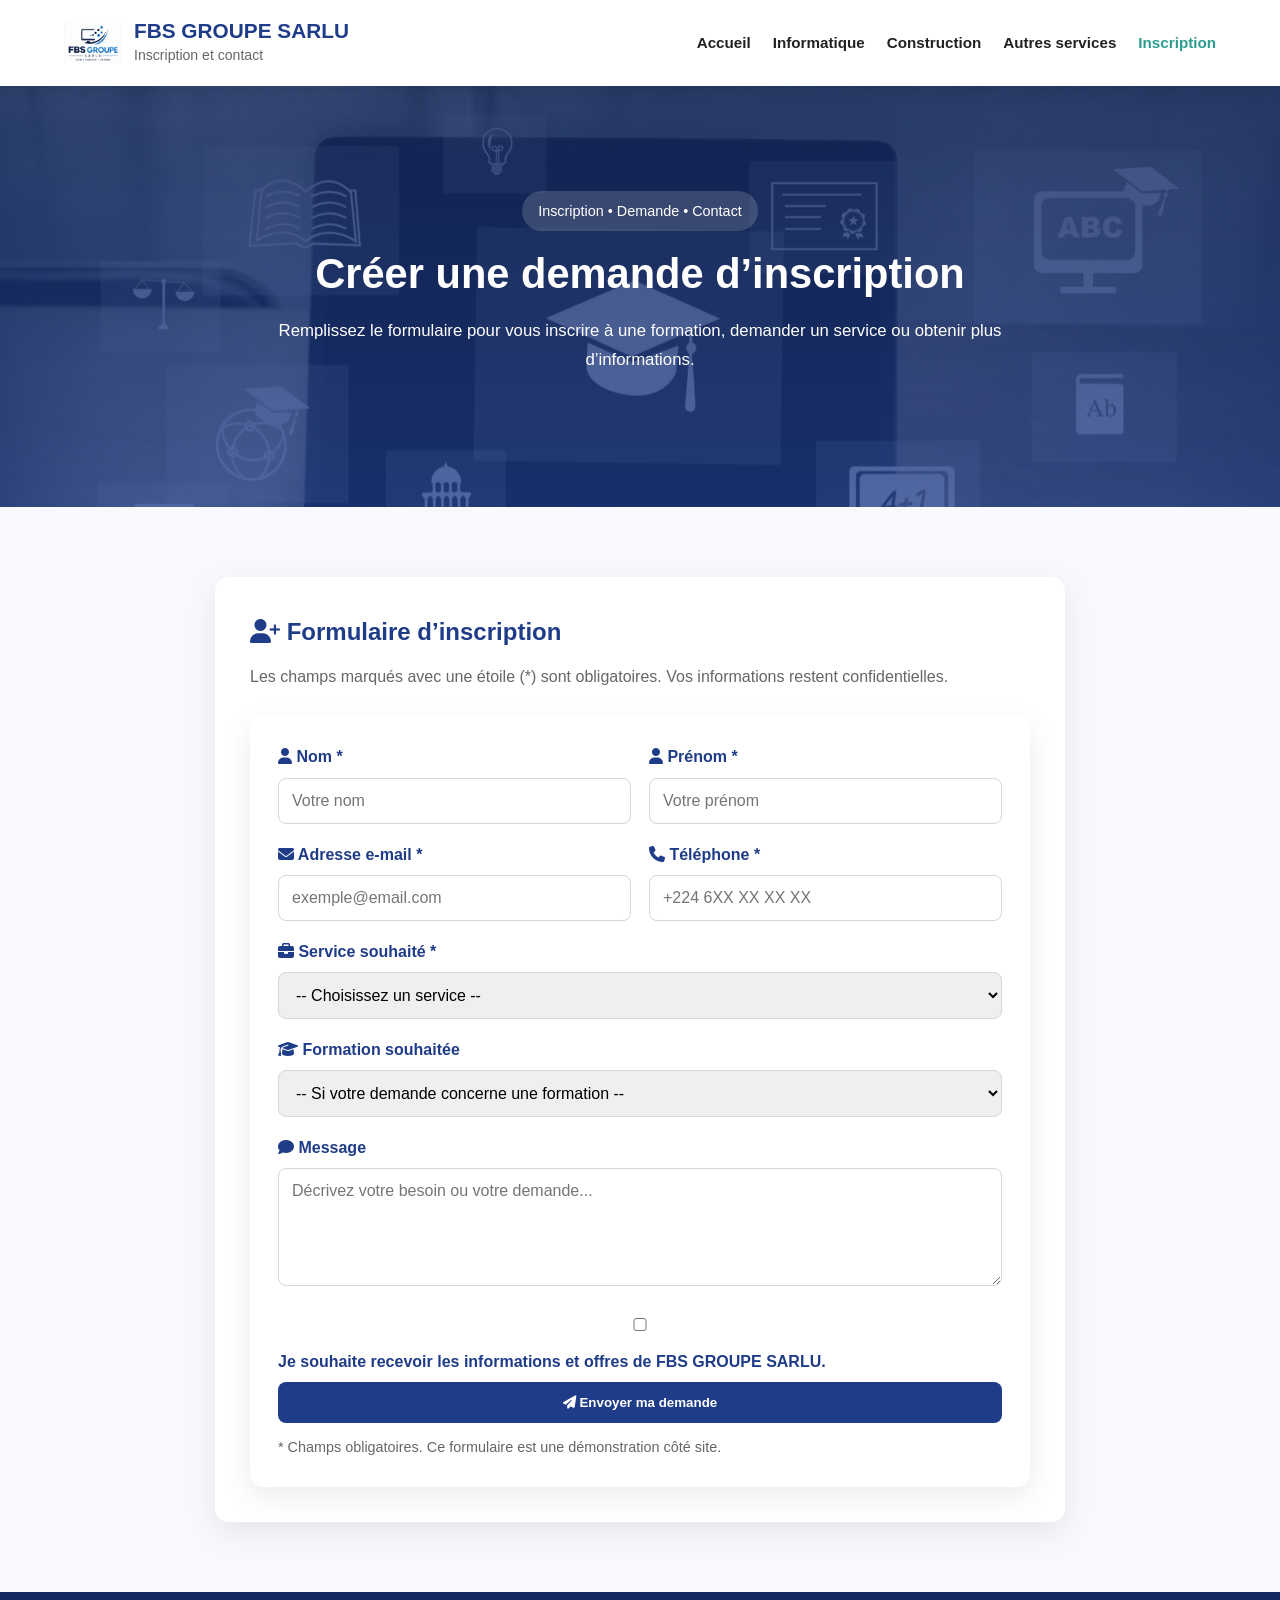
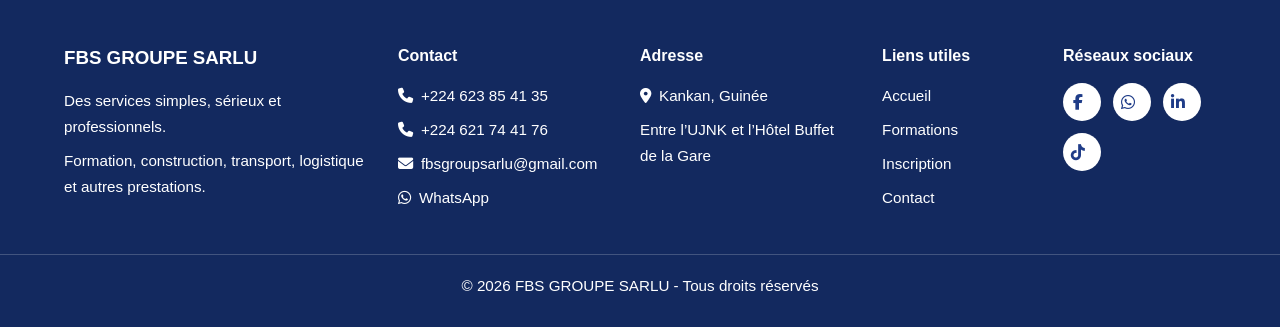
<file: inscription.html>
<!DOCTYPE html>
<html lang="fr">
<head>
  <meta charset="UTF-8">
  <meta name="viewport" content="width=device-width, initial-scale=1.0">

  <title>Inscription - FBS GROUPE SARLU</title>
  <meta name="description" content="Inscription aux services et formations de FBS GROUPE SARLU à Kankan en Guinée.">

  <link rel="stylesheet" href="style.css">
  <link rel="stylesheet" href="https://cdnjs.cloudflare.com/ajax/libs/font-awesome/6.4.0/css/all.min.css">
</head>

<body>

<header class="entete">
  <div class="conteneur contenu-entete">

    <a href="index.html" class="logo">
      <img src="IMAGES/Logo.png" alt="Logo FBS GROUPE SARLU">
      <div class="texte-logo">
        <h1>FBS GROUPE SARLU</h1>
        <p>Inscription et contact</p>
      </div>
    </a>

    <button class="bouton-menu" id="boutonMenu" aria-label="Ouvrir le menu">
      <i class="fas fa-bars"></i>
    </button>

    <nav class="navigation">
      <ul id="menu">
        <li><a href="index.html">Accueil</a></li>
        <li><a href="informatique.html">Informatique</a></li>
        <li><a href="construction.html">Construction</a></li>
        <li><a href="services.html">Autres services</a></li>
        <li><a class="actif" href="inscription.html">Inscription</a></li>
      </ul>
    </nav>

  </div>
</header>

<main>

  <section class="banniere-page inscription-page">
    <div class="conteneur">
      <span class="badge">Inscription • Demande • Contact</span>
      <h2>Créer une demande d’inscription</h2>
      <p>
        Remplissez le formulaire pour vous inscrire à une formation,
        demander un service ou obtenir plus d’informations.
      </p>
    </div>
  </section>

  <section>
    <div class="conteneur">

      <div class="formulaire-inscription">

        <h2><i class="fas fa-user-plus"></i> Formulaire d’inscription</h2>
        <p>
          Les champs marqués avec une étoile (*) sont obligatoires.
          Vos informations restent confidentielles.
        </p>

        <form id="formInscription" action="#" method="POST">

          <div class="double-champ">

            <div class="groupe-champ">
              <label for="nom"><i class="fas fa-user"></i> Nom *</label>
              <input type="text" id="nom" name="nom" required placeholder="Votre nom">
            </div>

            <div class="groupe-champ">
              <label for="prenom"><i class="fas fa-user"></i> Prénom *</label>
              <input type="text" id="prenom" name="prenom" required placeholder="Votre prénom">
            </div>

          </div>

          <div class="double-champ">

            <div class="groupe-champ">
              <label for="email"><i class="fas fa-envelope"></i> Adresse e-mail *</label>
              <input type="email" id="email" name="email" required placeholder="exemple@email.com">
            </div>

            <div class="groupe-champ">
              <label for="telephone"><i class="fas fa-phone"></i> Téléphone *</label>
              <input type="tel" id="telephone" name="telephone" required placeholder="+224 6XX XX XX XX">
            </div>

          </div>

          <div class="groupe-champ">
            <label for="service"><i class="fas fa-briefcase"></i> Service souhaité *</label>
            <select id="service" name="service" required>
              <option value="">-- Choisissez un service --</option>
              <option value="informatique">Informatique et formation</option>
              <option value="construction">Construction et immobilier</option>
              <option value="transport">Transport et logistique</option>
              <option value="nettoyage">Nettoyage et assainissement</option>
              <option value="agriculture">Agriculture et commerce</option>
              <option value="autre">Autre demande</option>
            </select>
          </div>

          <div class="groupe-champ">
            <label for="formation"><i class="fas fa-graduation-cap"></i> Formation souhaitée</label>
            <select id="formation" name="formation">
              <option value="">-- Si votre demande concerne une formation --</option>
              <option value="word-excel">Windows - Word - Excel</option>
              <option value="powerpoint-publisher">PowerPoint - Publisher</option>
              <option value="access">Access</option>
              <option value="outlook">Outlook</option>
              <option value="internet">Exploitation Internet</option>
              <option value="tap-touch">Tap Touch</option>
              <option value="excel-avance">Excel avancé</option>
              <option value="spss">SPSS</option>
              <option value="sage">SAGE Comptabilité</option>
              <option value="photoshop">Photoshop</option>
              <option value="filmora">Filmora</option>
            </select>
          </div>

          <div class="groupe-champ">
            <label for="message"><i class="fas fa-comment"></i> Message</label>
            <textarea id="message" name="message" rows="5" placeholder="Décrivez votre besoin ou votre demande..."></textarea>
          </div>

          <div class="groupe-champ checkbox">
            <label>
              <input type="checkbox" name="newsletter" value="oui">
              Je souhaite recevoir les informations et offres de FBS GROUPE SARLU.
            </label>
          </div>

          <button type="submit" class="btn-submit">
            <i class="fas fa-paper-plane"></i> Envoyer ma demande
          </button>

          <p class="mention">
            * Champs obligatoires. Ce formulaire est une démonstration côté site.
          </p>

        </form>

      </div>

    </div>
  </section>

</main>

  <footer class="footer">
    <div class="conteneur footer-contenu">

      <div class="footer-bloc">
        <h3>FBS GROUPE SARLU</h3>
        <p>Des services simples, sérieux et professionnels.</p>
        <p>Formation, construction, transport, logistique et autres prestations.</p>
      </div>

      <div class="footer-bloc">
        <h4>Contact</h4>
        <p><i class="fas fa-phone"></i><a href="tel:+224623854135">+224 623 85 41 35</a></p>
        <p><i class="fas fa-phone"></i><a href="tel:+224621744176">+224 621 74 41 76</a></p>
        <p><i class="fas fa-envelope"></i><a href="mailto:fbsgroupsarlu@gmail.com">fbsgroupsarlu@gmail.com</a></p>
        <p><i class="fab fa-whatsapp"></i><a href="https://wa.me/224623854135" target="_blank">WhatsApp</a></p>
      </div>

      <div class="footer-bloc">
        <h4>Adresse</h4>
        <p><i class="fas fa-map-marker-alt"></i>Kankan, Guinée</p>
        <p>Entre l’UJNK et l’Hôtel Buffet de la Gare</p>
      </div>

      <div class="footer-bloc">
        <h4>Liens utiles</h4>
        <p><a href="index.html">Accueil</a></p>
        <p><a href="informatique.html">Formations</a></p>
        <p><a href="inscription.html">Inscription</a></p>
        <p><a href="services.html#contact">Contact</a></p>
      </div>

      <div class="footer-bloc">
        <h4>Réseaux sociaux</h4>
        <div class="reseaux">
          <a href="https://www.facebook.com/share/1CaRw7N6yn/?mibextid=wwXIfr" target="_blank" aria-label="Facebook"><i class="fab fa-facebook-f"></i></a>
          <a href="https://wa.me/224623854135" target="_blank" aria-label="WhatsApp"><i class="fab fa-whatsapp"></i></a>
          <a href="#" aria-label="LinkedIn"><i class="fab fa-linkedin-in"></i></a>
          <a href="#" aria-label="TikTok"><i class="fab fa-tiktok"></i></a>
        </div>
      </div>

    </div>

    <div class="footer-bas">
      <p>&copy; 2026 FBS GROUPE SARLU - Tous droits réservés</p>
    </div>
  </footer>
  
<script src="script.js"></script>

</body>
</html>
</file>
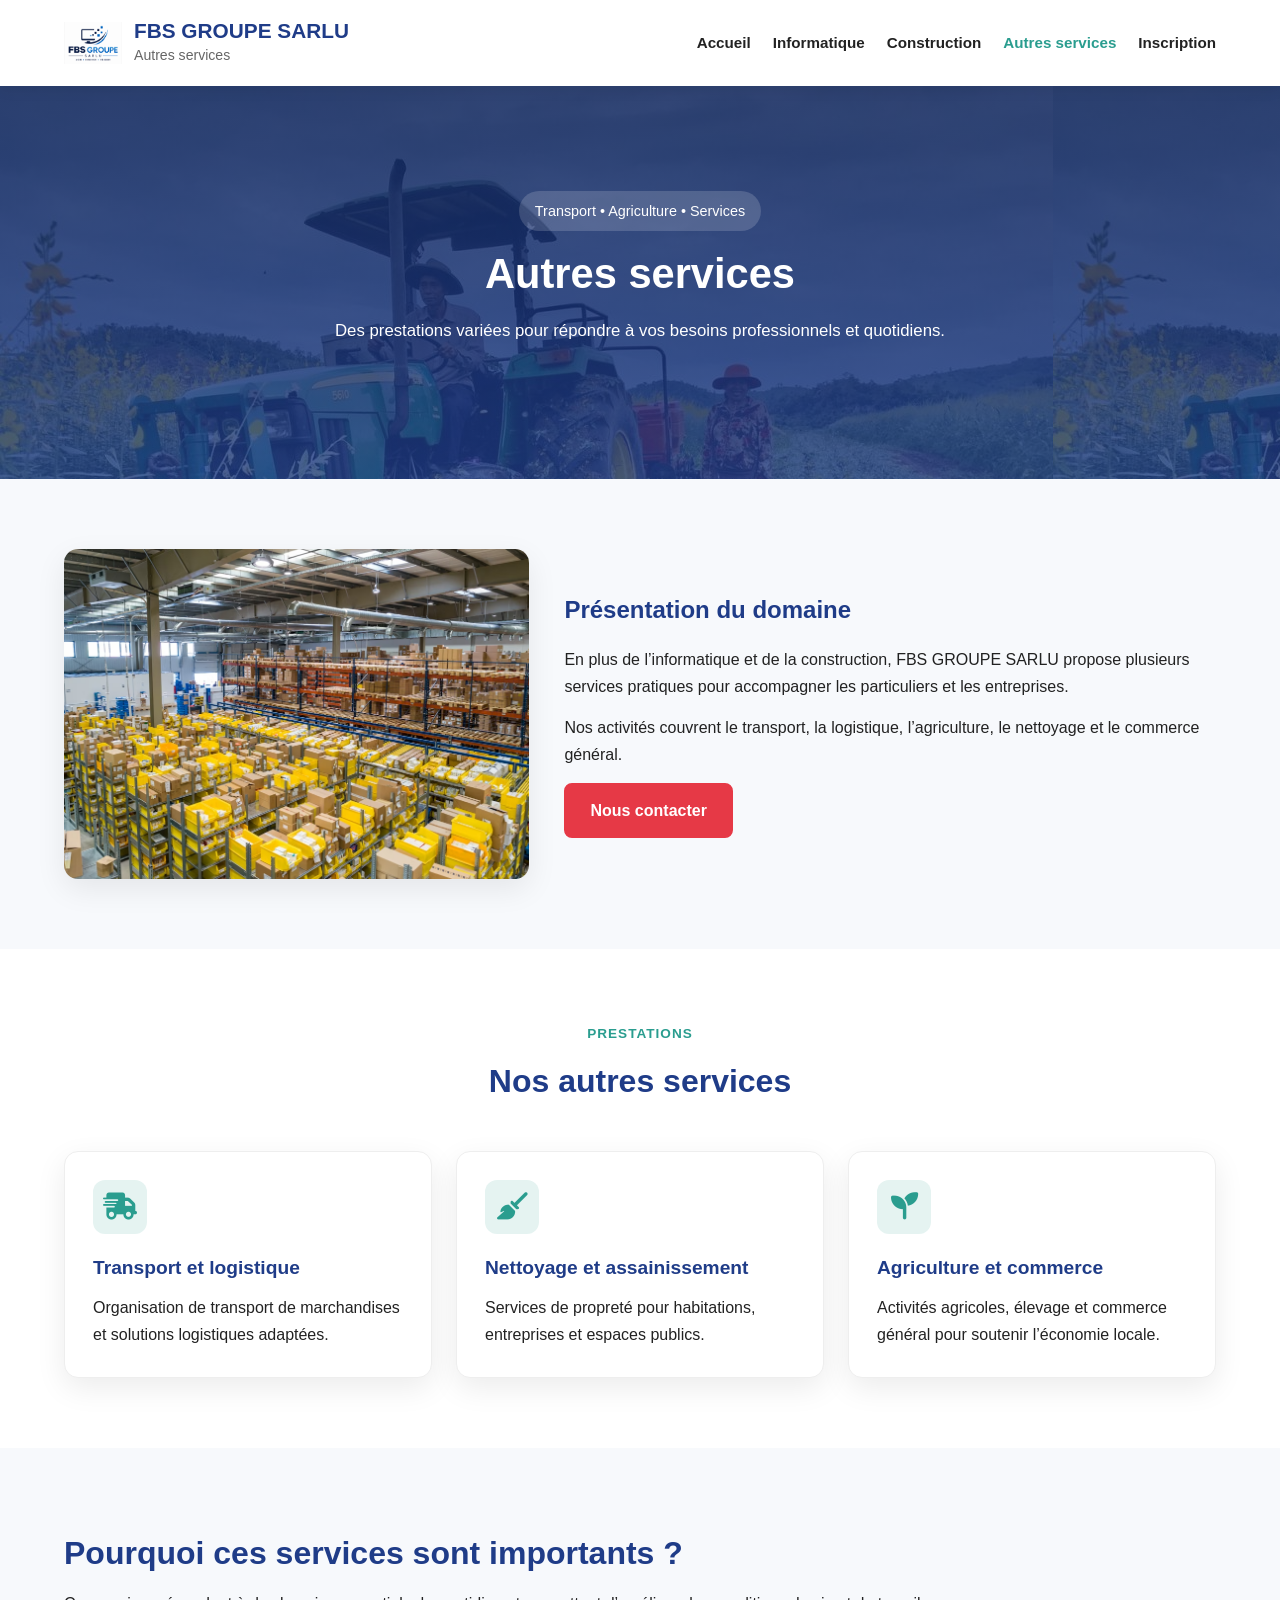
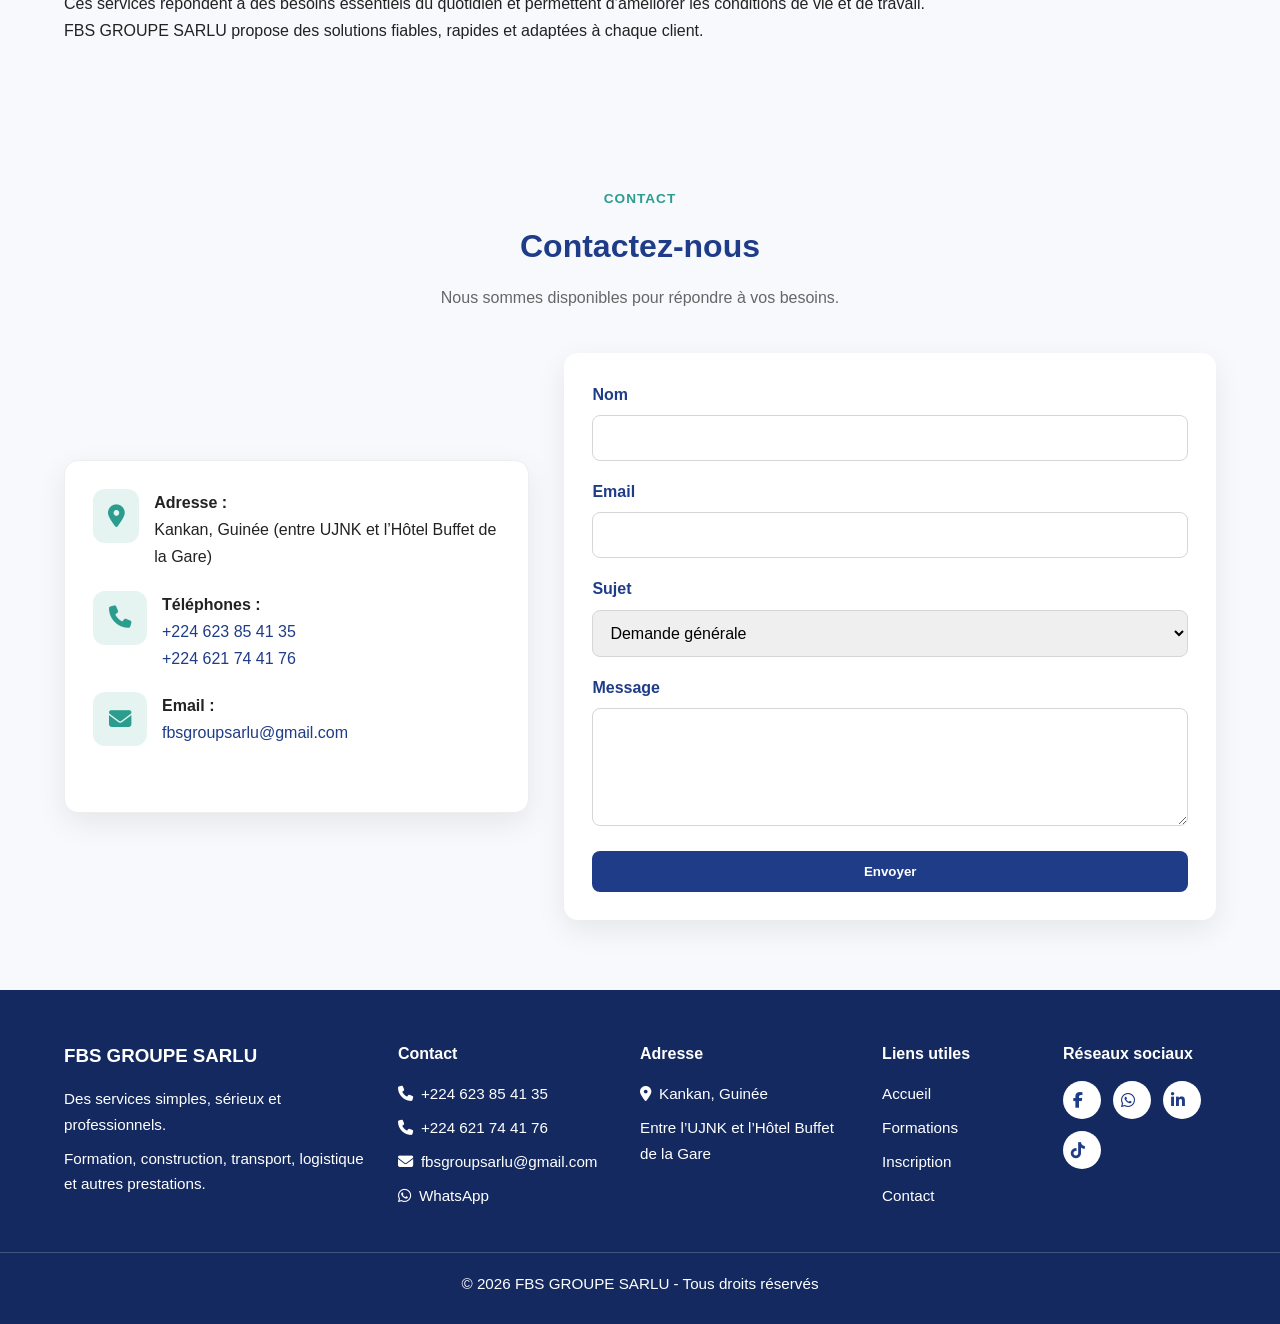
<file: services.html>
<!DOCTYPE html>
<html lang="fr">
<head>
  <meta charset="UTF-8">
  <meta name="viewport" content="width=device-width, initial-scale=1.0">

  <title>FBS GROUPE SARLU - Autres services</title>
  <meta name="description" content="FBS GROUPE SARLU propose des services de transport, logistique, agriculture, nettoyage et commerce en Guinée.">

  <link rel="stylesheet" href="style.css">
  <link rel="stylesheet" href="https://cdnjs.cloudflare.com/ajax/libs/font-awesome/6.4.0/css/all.min.css">
</head>

<body>

<header class="entete">
  <div class="conteneur contenu-entete">

    <a href="index.html" class="logo">
      <img src="IMAGES/Logo.png" alt="Logo FBS GROUPE SARLU">
      <div class="texte-logo">
        <h1>FBS GROUPE SARLU</h1>
        <p>Autres services</p>
      </div>
    </a>

    <button class="bouton-menu" id="boutonMenu">
      <i class="fas fa-bars"></i>
    </button>

    <nav class="navigation">
      <ul id="menu">
        <li><a href="index.html">Accueil</a></li>
        <li><a href="informatique.html">Informatique</a></li>
        <li><a href="construction.html">Construction</a></li>
        <li><a class="actif" href="services.html">Autres services</a></li>
        <li><a href="inscription.html">Inscription</a></li>
      </ul>
    </nav>

  </div>
</header>

<main>

  <!-- BANNIÈRE -->
  <section class="banniere-page services">
    <div class="conteneur">
      <span class="badge">Transport • Agriculture • Services</span>
      <h2>Autres services</h2>
      <p>
        Des prestations variées pour répondre à vos besoins professionnels et quotidiens.
      </p>
    </div>
  </section>

  <!-- PRÉSENTATION -->
  <section>
    <div class="conteneur">

      <div class="image-texte">

        <img src="IMAGES/Services.avif" alt="Services divers">

        <div>
          <h3>Présentation du domaine</h3>

          <p>
            En plus de l’informatique et de la construction,
            FBS GROUPE SARLU propose plusieurs services pratiques
            pour accompagner les particuliers et les entreprises.
          </p>

          <p>
            Nos activités couvrent le transport, la logistique,
            l’agriculture, le nettoyage et le commerce général.
          </p>

          <a href="#contact" class="bouton">
            Nous contacter
          </a>

        </div>

      </div>

    </div>
  </section>

  <!-- SERVICES -->
  <section class="section-claire">
    <div class="conteneur">

      <div class="titre-section">
        <span>Prestations</span>
        <h2>Nos autres services</h2>
      </div>

      <div class="grille-3">

        <article class="carte">
          <i class="fas fa-truck-fast"></i>
          <h3>Transport et logistique</h3>
          <p>
            Organisation de transport de marchandises
            et solutions logistiques adaptées.
          </p>
        </article>

        <article class="carte">
          <i class="fas fa-broom"></i>
          <h3>Nettoyage et assainissement</h3>
          <p>
            Services de propreté pour habitations,
            entreprises et espaces publics.
          </p>
        </article>

        <article class="carte">
          <i class="fas fa-seedling"></i>
          <h3>Agriculture et commerce</h3>
          <p>
            Activités agricoles, élevage et commerce général
            pour soutenir l’économie locale.
          </p>
        </article>

      </div>

    </div>
  </section>

  <!-- UTILITÉ -->
  <section>
    <div class="conteneur">

      <h2 class="titre-simple">Pourquoi ces services sont importants ?</h2>

      <p>
        Ces services répondent à des besoins essentiels du quotidien
        et permettent d’améliorer les conditions de vie et de travail.
      </p>

      <p>
        FBS GROUPE SARLU propose des solutions fiables,
        rapides et adaptées à chaque client.
      </p>

    </div>
  </section>

  <!-- CONTACT -->
  <section id="contact">
    <div class="conteneur">

      <div class="titre-section">
        <span>Contact</span>
        <h2>Contactez-nous</h2>
        <p>Nous sommes disponibles pour répondre à vos besoins.</p>
      </div>

      <div class="boite-contact">

        <!-- INFOS -->
        <div class="carte">

          <div class="element-info">
            <i class="fas fa-map-marker-alt"></i>
            <div>
              <strong>Adresse :</strong><br>
              Kankan, Guinée (entre UJNK et l’Hôtel Buffet de la Gare)
            </div>
          </div>

          <div class="element-info">
            <i class="fas fa-phone"></i>
            <div>
              <strong>Téléphones :</strong><br>
              <a href="tel:+224623854135">+224 623 85 41 35</a><br>
              <a href="tel:+224621744176">+224 621 74 41 76</a>
            </div>
          </div>

          <div class="element-info">
            <i class="fas fa-envelope"></i>
            <div>
              <strong>Email :</strong><br>
              <a href="mailto:fbsgroupsarlu@gmail.com">fbsgroupsarlu@gmail.com</a>
            </div>
          </div>

        </div>

        <!-- FORMULAIRE -->
        <form id="formulaireContact">

          <label for="nom">Nom</label>
          <input type="text" id="nom" required>

          <label for="email">Email</label>
          <input type="email" id="email" required>

          <label for="sujet">Sujet</label>
          <select id="sujet">
            <option>Demande générale</option>
            <option>Information sur les services</option>
            <option>Partenariat</option>
          </select>

          <label for="message">Message</label>
          <textarea id="message" rows="5" required></textarea>

          <button type="submit">Envoyer</button>

        </form>

      </div>

    </div>
  </section>

</main>

<!-- FOOTER -->
  <footer class="footer">
    <div class="conteneur footer-contenu">

      <div class="footer-bloc">
        <h3>FBS GROUPE SARLU</h3>
        <p>Des services simples, sérieux et professionnels.</p>
        <p>Formation, construction, transport, logistique et autres prestations.</p>
      </div>

      <div class="footer-bloc">
        <h4>Contact</h4>
        <p><i class="fas fa-phone"></i><a href="tel:+224623854135">+224 623 85 41 35</a></p>
        <p><i class="fas fa-phone"></i><a href="tel:+224621744176">+224 621 74 41 76</a></p>
        <p><i class="fas fa-envelope"></i><a href="mailto:fbsgroupsarlu@gmail.com">fbsgroupsarlu@gmail.com</a></p>
        <p><i class="fab fa-whatsapp"></i><a href="https://wa.me/224623854135" target="_blank">WhatsApp</a></p>
      </div>

      <div class="footer-bloc">
        <h4>Adresse</h4>
        <p><i class="fas fa-map-marker-alt"></i>Kankan, Guinée</p>
        <p>Entre l’UJNK et l’Hôtel Buffet de la Gare</p>
      </div>

      <div class="footer-bloc">
        <h4>Liens utiles</h4>
        <p><a href="index.html">Accueil</a></p>
        <p><a href="informatique.html">Formations</a></p>
        <p><a href="inscription.html">Inscription</a></p>
        <p><a href="services.html#contact">Contact</a></p>
      </div>

      <div class="footer-bloc">
        <h4>Réseaux sociaux</h4>
        <div class="reseaux">
          <a href="https://www.facebook.com/share/1CaRw7N6yn/?mibextid=wwXIfr" target="_blank" aria-label="Facebook"><i class="fab fa-facebook-f"></i></a>
          <a href="https://wa.me/224623854135" target="_blank" aria-label="WhatsApp"><i class="fab fa-whatsapp"></i></a>
          <a href="#" aria-label="LinkedIn"><i class="fab fa-linkedin-in"></i></a>
          <a href="#" aria-label="TikTok"><i class="fab fa-tiktok"></i></a>
        </div>
      </div>

    </div>

    <div class="footer-bas">
      <p>&copy; 2026 FBS GROUPE SARLU - Tous droits réservés</p>
    </div>
  </footer>

<script src="script.js"></script>

</body>
</html>
</file>
<file: style.css>
:root {
  --bleu: #1f3c88;
  --bleu-fonce: #13295f;
  --vert: #2a9d8f;
  --rouge: #e63946;
  --blanc: #ffffff;
  --gris-clair: #f7f9fc;
  --gris: #666666;
  --noir: #222222;
  --ombre: 0 10px 30px rgba(0, 0, 0, 0.08);
  --arrondi: 14px;
}

* {
  margin: 0;
  padding: 0;
  box-sizing: border-box;
}

html {
  scroll-behavior: smooth;
}

body {
  font-family: Arial, Helvetica, sans-serif;
  background: var(--gris-clair);
  color: var(--noir);
  line-height: 1.7;
}

a {
  text-decoration: none;
}

img {
  max-width: 100%;
  display: block;
}

.conteneur {
  width: 90%;
  max-width: 1180px;
  margin: auto;
}

/* EN-TÊTE */

.entete {
  background: var(--blanc);
  box-shadow: 0 2px 15px rgba(0, 0, 0, 0.08);
  position: sticky;
  top: 0;
  z-index: 1000;
}

.contenu-entete {
  display: flex;
  justify-content: space-between;
  align-items: center;
  gap: 25px;
  padding: 14px 0;
  position: relative;
}

.logo {
  display: flex;
  align-items: center;
  gap: 12px;
  color: var(--noir);
}

.logo img {
  width: 58px;
  height: 58px;
  object-fit: contain;
}

.logo h1 {
  color: var(--bleu);
  font-size: 1.3rem;
  line-height: 1.2;
  white-space: nowrap;
}

.logo p {
  color: var(--gris);
  font-size: 0.88rem;
}

.navigation ul {
  list-style: none;
  display: flex;
  align-items: center;
  gap: 22px;
}

.navigation a {
  color: var(--noir);
  font-weight: 700;
  font-size: 0.95rem;
  transition: 0.3s;
}

.navigation a:hover,
.navigation a.actif {
  color: var(--vert);
}

.bouton-menu {
  display: none;
  background: var(--bleu);
  color: var(--blanc);
  border: none;
  width: 42px;
  height: 42px;
  border-radius: 8px;
  cursor: pointer;
  font-size: 1.25rem;
}

/* BANNIÈRES */

.banniere,
.banniere-page {
  color: var(--blanc);
  text-align: center;
  padding: 105px 20px;
  background-size: cover;
  background-position: center;
}

.accueil {
  background:
    linear-gradient(rgba(19, 41, 95, 0.82), rgba(31, 60, 136, 0.78)),
    url("IMAGES/fond_cyber.jpeg");
}

.informatique {
  background:
    linear-gradient(rgba(19, 41, 95, 0.85), rgba(31, 60, 136, 0.8)),
    url("IMAGES/formation_informatique.jpeg");
}

.construction {
  background:
    linear-gradient(rgba(19, 41, 95, 0.82), rgba(31, 60, 136, 0.75)),
    url("IMAGES/fond_construction.jpg");
}

.services {
  background:
    linear-gradient(rgba(19, 41, 95, 0.85), rgba(31, 60, 136, 0.8)),
    url("IMAGES/font_service.jpg");
}

.inscription-page {
  background:
    linear-gradient(rgba(19, 41, 95, 0.82), rgba(31, 60, 136, 0.78)),
    url("IMAGES/inscription.jpg");
}

.badge {
  display: inline-block;
  background: rgba(255, 255, 255, 0.16);
  color: var(--blanc);
  padding: 8px 16px;
  border-radius: 30px;
  font-size: 0.9rem;
  margin-bottom: 18px;
}

.banniere h2,
.banniere-page h2 {
  font-size: 2.6rem;
  margin-bottom: 18px;
  line-height: 1.2;
}

.banniere p,
.banniere-page p {
  max-width: 780px;
  margin: 0 auto 28px;
  font-size: 1.05rem;
}

.actions {
  display: flex;
  justify-content: center;
  gap: 15px;
  flex-wrap: wrap;
}

/* BOUTONS */

.bouton {
  display: inline-block;
  background: var(--rouge);
  color: var(--blanc);
  padding: 12px 24px;
  border-radius: 8px;
  font-weight: 700;
  transition: 0.3s;
  border: 2px solid var(--rouge);
}

.bouton:hover {
  background: transparent;
  color: var(--rouge);
}

.bouton-secondaire {
  background: transparent;
  border-color: var(--blanc);
  color: var(--blanc);
}

.bouton-secondaire:hover {
  background: var(--blanc);
  color: var(--bleu);
}

/* SECTIONS */

section {
  padding: 70px 0;
}

.section-claire {
  background: var(--blanc);
}

.titre-section {
  text-align: center;
  margin-bottom: 42px;
}

.titre-section span {
  color: var(--vert);
  font-weight: 700;
  text-transform: uppercase;
  font-size: 0.85rem;
  letter-spacing: 1px;
}

.titre-section h2,
.titre-simple {
  color: var(--bleu);
  font-size: 2rem;
  margin: 8px 0 10px;
}

.titre-section p {
  color: var(--gris);
  max-width: 700px;
  margin: auto;
}

/* PRÉSENTATION */

.presentation-bloc,
.image-texte,
.boite-contact {
  display: grid;
  grid-template-columns: 1fr 1.4fr;
  gap: 35px;
  align-items: center;
}

.presentation-logo,
.presentation-texte,
.carte,
.formation,
form,
.infos-inscription,
.carte-pdf {
  background: var(--blanc);
  border-radius: var(--arrondi);
  box-shadow: var(--ombre);
}

.presentation-logo {
  padding: 35px;
  display: flex;
  justify-content: center;
}

.presentation-logo img {
  max-width: 260px;
}

.presentation-texte {
  padding: 35px;
}

.presentation-texte h3,
.image-texte h3 {
  color: var(--bleu);
  font-size: 1.5rem;
  margin-bottom: 15px;
}

.presentation-texte p,
.image-texte p {
  margin-bottom: 14px;
}

.image-texte img {
  width: 100%;
  height: 330px;
  object-fit: cover;
  object-position: center;
  border-radius: var(--arrondi);
  box-shadow: var(--ombre);
}

/* CARTES */

.grille-3,
.grille-4,
.grille-formations,
.grille-equipe {
  display: grid;
  gap: 24px;
}

.grille-3 {
  grid-template-columns: repeat(3, 1fr);
}

.grille-4 {
  grid-template-columns: repeat(4, 1fr);
}

.carte {
  padding: 28px;
  transition: 0.3s;
  border: 1px solid #eeeeee;
}

.carte:hover,
.formation:hover,
.membre:hover {
  transform: translateY(-5px);
}

.carte i {
  width: 54px;
  height: 54px;
  background: rgba(42, 157, 143, 0.12);
  color: var(--vert);
  display: flex;
  align-items: center;
  justify-content: center;
  border-radius: 12px;
  font-size: 1.7rem;
  margin-bottom: 18px;
}

.carte h3 {
  color: var(--bleu);
  font-size: 1.2rem;
  margin-bottom: 10px;
}

.lien-carte {
  display: inline-block;
  margin-top: 16px;
  color: var(--rouge);
  font-weight: 700;
}

/* ÉQUIPE */

.equipe {
  background: #eef2f7;
}

.grille-equipe {
  grid-template-columns: repeat(4, 1fr);
}

.membre {
  background: var(--blanc);
  border-radius: var(--arrondi);
  overflow: hidden;
  box-shadow: var(--ombre);
  transition: 0.3s;
}

.membre img {
  width: 100%;
  height: 300px;
  object-fit: cover;
  object-position: center top;
}

.infos-membre {
  padding: 22px;
  text-align: center;
}

.infos-membre h3 {
  color: var(--bleu);
  font-size: 1.05rem;
}

.poste {
  color: var(--vert);
  font-weight: 700;
  margin: 6px 0;
}

.infos-membre a {
  color: var(--gris);
  font-size: 0.9rem;
  word-break: break-word;
}

/* FORMATIONS */

.formations-info {
  background: var(--gris-clair);
}

.titre-categorie {
  color: var(--bleu);
  font-size: 1.45rem;
  margin: 45px 0 18px;
  padding-left: 12px;
  border-left: 5px solid var(--vert);
}

.grille-formations {
  grid-template-columns: repeat(3, 1fr);
}

.formation {
  padding: 24px;
  transition: 0.3s;
  border-top: 4px solid var(--bleu);
}

.formation h4 {
  color: var(--bleu);
  font-size: 1.15rem;
  margin-bottom: 12px;
}

.formation p {
  margin-bottom: 8px;
}

.infos-inscription {
  margin-top: 45px;
  padding: 30px;
  border-left: 6px solid var(--rouge);
}

.infos-inscription h3 {
  color: var(--bleu);
  margin-bottom: 15px;
}

/* PDF */

.bloc-pdf {
  background: var(--blanc);
}

.carte-pdf {
  display: flex;
  align-items: center;
  gap: 25px;
  padding: 32px;
  border-left: 6px solid var(--rouge);
}

.carte-pdf i {
  color: var(--rouge);
  font-size: 3.5rem;
}

.carte-pdf h3 {
  color: var(--bleu);
}

/* FORMULAIRES */

.formulaire-inscription {
  max-width: 850px;
  margin: auto;
  background: var(--blanc);
  padding: 35px;
  border-radius: var(--arrondi);
  box-shadow: var(--ombre);
}

.formulaire-inscription h2 {
  color: var(--bleu);
  margin-bottom: 10px;
}

.formulaire-inscription > p {
  color: var(--gris);
  margin-bottom: 25px;
}

form {
  padding: 28px;
}

label {
  display: block;
  margin-bottom: 7px;
  font-weight: 700;
  color: var(--bleu);
}

input,
select,
textarea {
  width: 100%;
  padding: 13px;
  margin-bottom: 17px;
  border: 1px solid #d6d6d6;
  border-radius: 8px;
  font-family: inherit;
  font-size: 1rem;
}

input:focus,
select:focus,
textarea:focus {
  outline: none;
  border-color: var(--vert);
  box-shadow: 0 0 0 3px rgba(42, 157, 143, 0.14);
}

.double-champ {
  display: grid;
  grid-template-columns: 1fr 1fr;
  gap: 18px;
}

button,
.btn-submit {
  background: var(--bleu);
  color: var(--blanc);
  border: none;
  padding: 13px 20px;
  border-radius: 8px;
  cursor: pointer;
  font-weight: 700;
  transition: 0.3s;
}

button:hover,
.btn-submit:hover {
  background: var(--vert);
}

form button {
  width: 100%;
}

.mention {
  color: var(--gris);
  font-size: 0.9rem;
  margin-top: 12px;
}

/* CONTACT */

.element-info {
  display: flex;
  gap: 15px;
  margin-bottom: 20px;
}

.element-info i {
  color: var(--vert);
  font-size: 1.4rem;
}

.element-info a {
  color: var(--bleu);
}

/* FOOTER */

.footer {
  background: var(--bleu-fonce);
  color: var(--blanc);
  padding: 50px 0 20px;
}

.footer-contenu {
  display: grid;
  grid-template-columns: 2fr 1.4fr 1.4fr 1fr 1fr;
  gap: 28px;
}

.footer h3,
.footer h4 {
  margin-bottom: 14px;
}

.footer p {
  margin-bottom: 8px;
  font-size: 0.95rem;
}

.footer a {
  color: var(--blanc);
}

.footer a:hover {
  color: var(--vert);
}

.footer i {
  margin-right: 8px;
}

.reseaux {
  display: flex;
  gap: 12px;
  flex-wrap: wrap;
}

.reseaux a {
  background: var(--blanc);
  color: var(--bleu);
  width: 38px;
  height: 38px;
  border-radius: 50%;
  display: flex;
  align-items: center;
  justify-content: center;
  transition: 0.3s;
}

.reseaux a:hover {
  background: var(--vert);
  color: var(--blanc);
}

.footer-bas {
  text-align: center;
  margin-top: 35px;
  padding-top: 18px;
  border-top: 1px solid rgba(255, 255, 255, 0.2);
}

/* TABLETTE */

@media (max-width: 1000px) {
  .grille-4,
  .grille-equipe {
    grid-template-columns: repeat(2, 1fr);
  }

  .grille-3,
  .grille-formations {
    grid-template-columns: repeat(2, 1fr);
  }

  .presentation-bloc,
  .image-texte,
  .boite-contact {
    grid-template-columns: 1fr;
  }

  .footer-contenu {
    grid-template-columns: repeat(2, 1fr);
  }
}

/* MOBILE */

@media (max-width: 768px) {
  .bouton-menu {
    display: block;
  }

  .navigation ul {
    display: none;
    flex-direction: column;
    align-items: flex-start;
    background: var(--blanc);
    position: absolute;
    top: 82px;
    right: 0;
    width: 250px;
    padding: 22px;
    border-radius: 12px;
    box-shadow: var(--ombre);
  }

  .navigation ul.show {
    display: flex;
  }

  .navigation a {
    display: block;
    padding: 8px 0;
  }

  .banniere,
  .banniere-page {
    padding: 80px 18px;
  }

  .banniere h2,
  .banniere-page h2 {
    font-size: 1.8rem;
  }

  .grille-3,
  .grille-4,
  .grille-formations,
  .grille-equipe,
  .double-champ,
  .footer-contenu {
    grid-template-columns: 1fr;
  }

  .footer-contenu {
    text-align: center;
  }

  .reseaux {
    justify-content: center;
  }

  .carte-pdf {
    flex-direction: column;
    text-align: center;
  }

  .logo img {
    width: 52px;
    height: 52px;
  }

  .logo h1 {
    font-size: 1rem;
  }

  .logo p {
    font-size: 0.75rem;
  }

  section {
    padding: 55px 0;
  }
}

/* ================= ACTUALITÉS ET ÉVÉNEMENTS ================= */

.evenements {
  background: linear-gradient(180deg, #ffffff, var(--gris-clair));
  padding: 80px 0;
}

.grille-evenements {
  display: grid;
  grid-template-columns: repeat(3, 1fr);
  gap: 25px;
}

.evenement {
  background: var(--blanc);
  border-radius: var(--arrondi);
  overflow: hidden;
  box-shadow: var(--ombre);
  transition: 0.3s ease;
  border: 1px solid #eeeeee;
}

.evenement:hover {
  transform: translateY(-8px);
}

.image-evenement {
  position: relative;
  overflow: hidden;
}

.image-evenement img {
  width: 100%;
  height: 240px;
  object-fit: cover;
  transition: 0.4s ease;
}

.evenement:hover .image-evenement img {
  transform: scale(1.08);
}

.etiquette-evenement {
  position: absolute;
  top: 15px;
  left: 15px;
  background: var(--vert);
  color: var(--blanc);
  padding: 7px 14px;
  border-radius: 30px;
  font-size: 0.85rem;
  font-weight: bold;
}

.contenu-evenement {
  padding: 25px;
}

.contenu-evenement h3 {
  color: var(--bleu);
  font-size: 1.2rem;
  margin-bottom: 12px;
}

.contenu-evenement p {
  color: var(--gris);
  margin-bottom: 18px;
}

.bouton-centre {
  text-align: center;
  margin-top: 35px;
}

@media (max-width: 1000px) {
  .grille-evenements {
    grid-template-columns: repeat(2, 1fr);
  }
}

@media (max-width: 768px) {
  .grille-evenements {
    grid-template-columns: 1fr;
  }

  .image-evenement img {
    height: 220px;
  }
}

/* ================= CENTRE DE FORMATION PRO ================= */

.centre-formation-pro {
  background: linear-gradient(180deg, #ffffff, var(--gris-clair));
  padding: 80px 0;
}

.grille-videos-pro {
  display: grid;
  grid-template-columns: repeat(3, 1fr);
  gap: 25px;
}

.video-pro {
  background: var(--blanc);
  border-radius: var(--arrondi);
  overflow: hidden;
  box-shadow: var(--ombre);
  transition: 0.3s ease;
  border: 1px solid #eeeeee;
}

.video-pro:hover {
  transform: translateY(-8px);
}

.cadre-video {
  position: relative;
  width: 100%;
  height: 220px;
  background: var(--bleu-fonce);
}

.cadre-video iframe {
  width: 100%;
  height: 100%;
  border: none;
}

.contenu-video-pro {
  padding: 25px;
}

.contenu-video-pro span {
  display: inline-block;
  background: rgba(42, 157, 143, 0.12);
  color: var(--vert);
  padding: 6px 13px;
  border-radius: 30px;
  font-weight: bold;
  font-size: 0.85rem;
  margin-bottom: 12px;
}

.contenu-video-pro h3 {
  color: var(--bleu);
  font-size: 1.2rem;
  margin-bottom: 10px;
}

.contenu-video-pro p {
  color: var(--gris);
  margin-bottom: 18px;
}

/* ================= GALERIE PROFESSIONNELLE ================= */

.galerie-pro {
  background: var(--blanc);
  padding: 80px 0;
}

.grille-galerie-pro {
  display: grid;
  grid-template-columns: repeat(3, 1fr);
  gap: 18px;
}

.photo-pro {
  position: relative;
  overflow: hidden;
  border-radius: var(--arrondi);
  box-shadow: var(--ombre);
  height: 260px;
}

.photo-pro img {
  width: 100%;
  height: 100%;
  object-fit: cover;
  transition: 0.4s ease;
}

.photo-pro:hover img {
  transform: scale(1.08);
}

.overlay-photo {
  position: absolute;
  inset: 0;
  background: linear-gradient(transparent, rgba(19, 41, 95, 0.88));
  color: var(--blanc);
  display: flex;
  flex-direction: column;
  justify-content: end;
  padding: 22px;
  opacity: 0;
  transition: 0.3s ease;
}

.photo-pro:hover .overlay-photo {
  opacity: 1;
}

.overlay-photo h3 {
  font-size: 1.2rem;
  margin-bottom: 5px;
}

.overlay-photo p {
  font-size: 0.95rem;
}

/* RESPONSIVE */

@media (max-width: 1000px) {
  .grille-videos-pro,
  .grille-galerie-pro {
    grid-template-columns: repeat(2, 1fr);
  }
}

@media (max-width: 768px) {
  .grille-videos-pro,
  .grille-galerie-pro {
    grid-template-columns: 1fr;
  }

  .cadre-video {
    height: 230px;
  }

  .photo-pro {
    height: 240px;
  }

  .overlay-photo {
    opacity: 1;
  }
}
</file>
